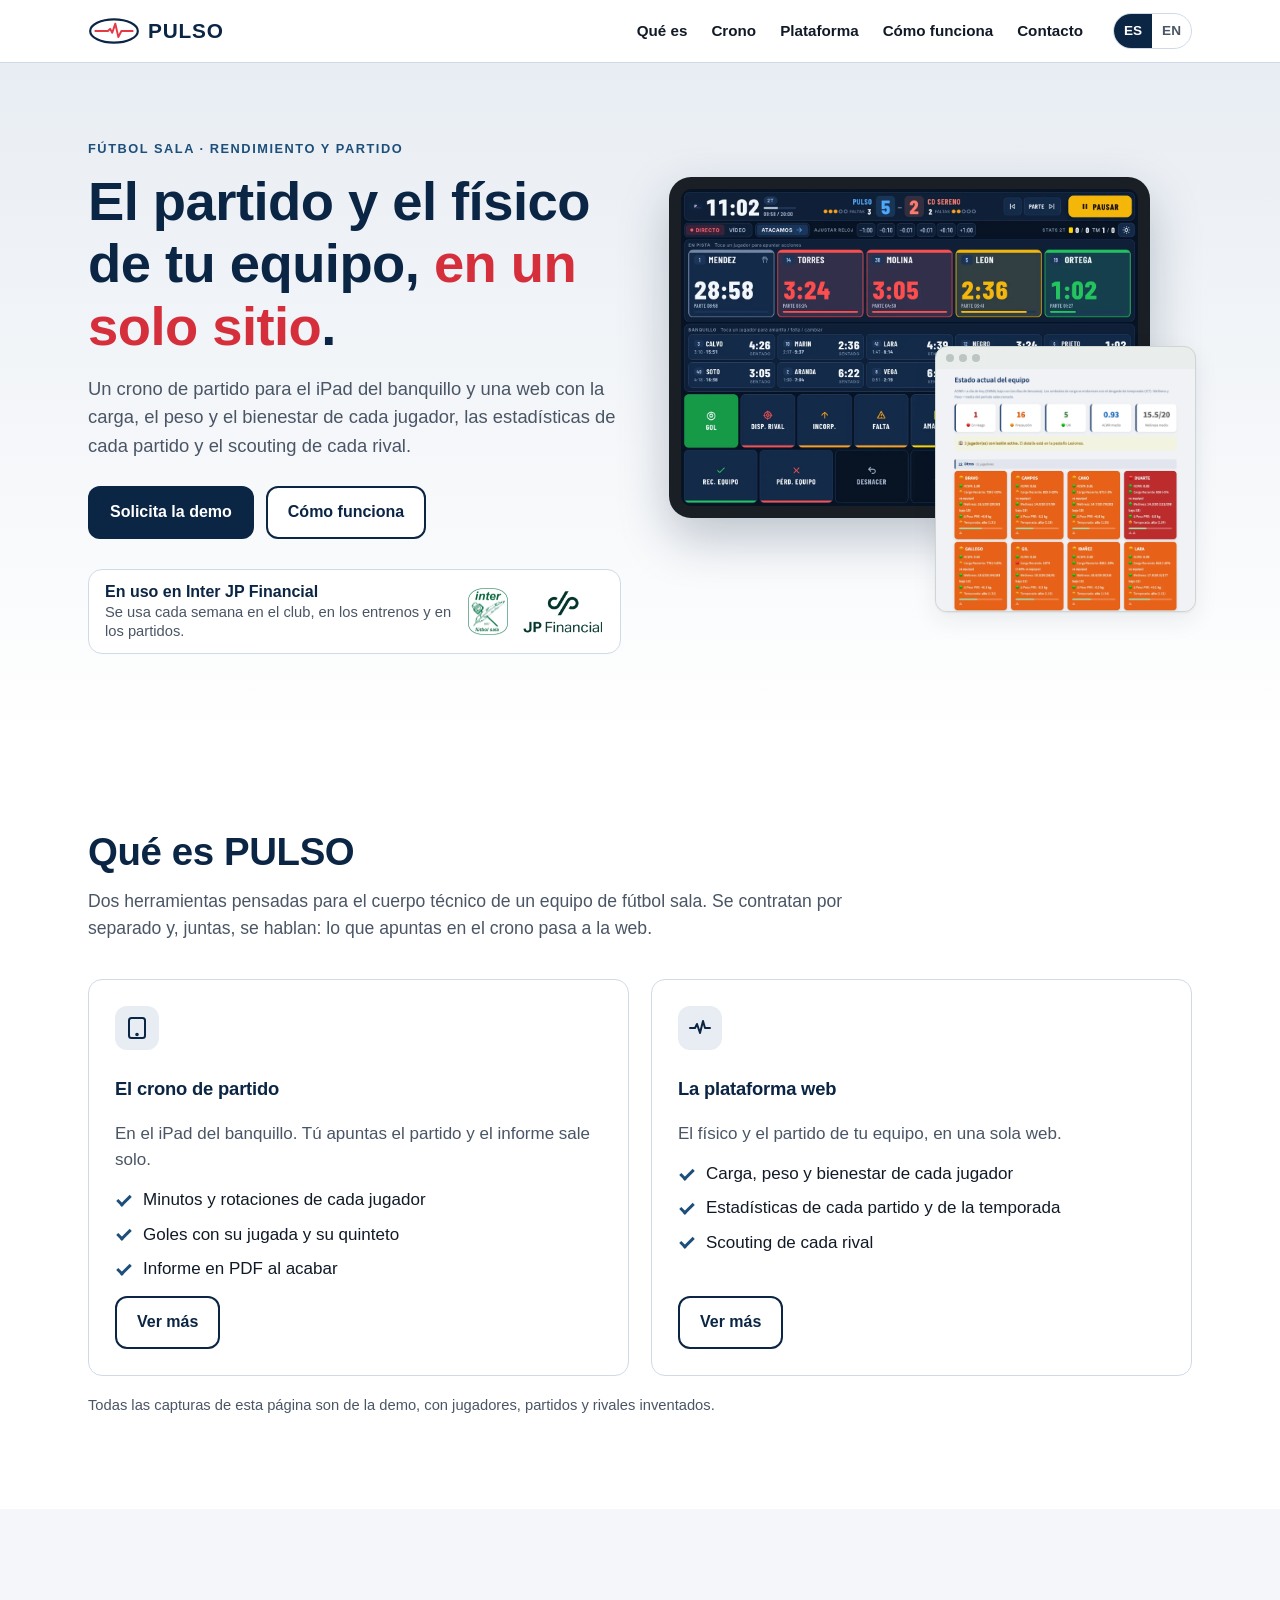
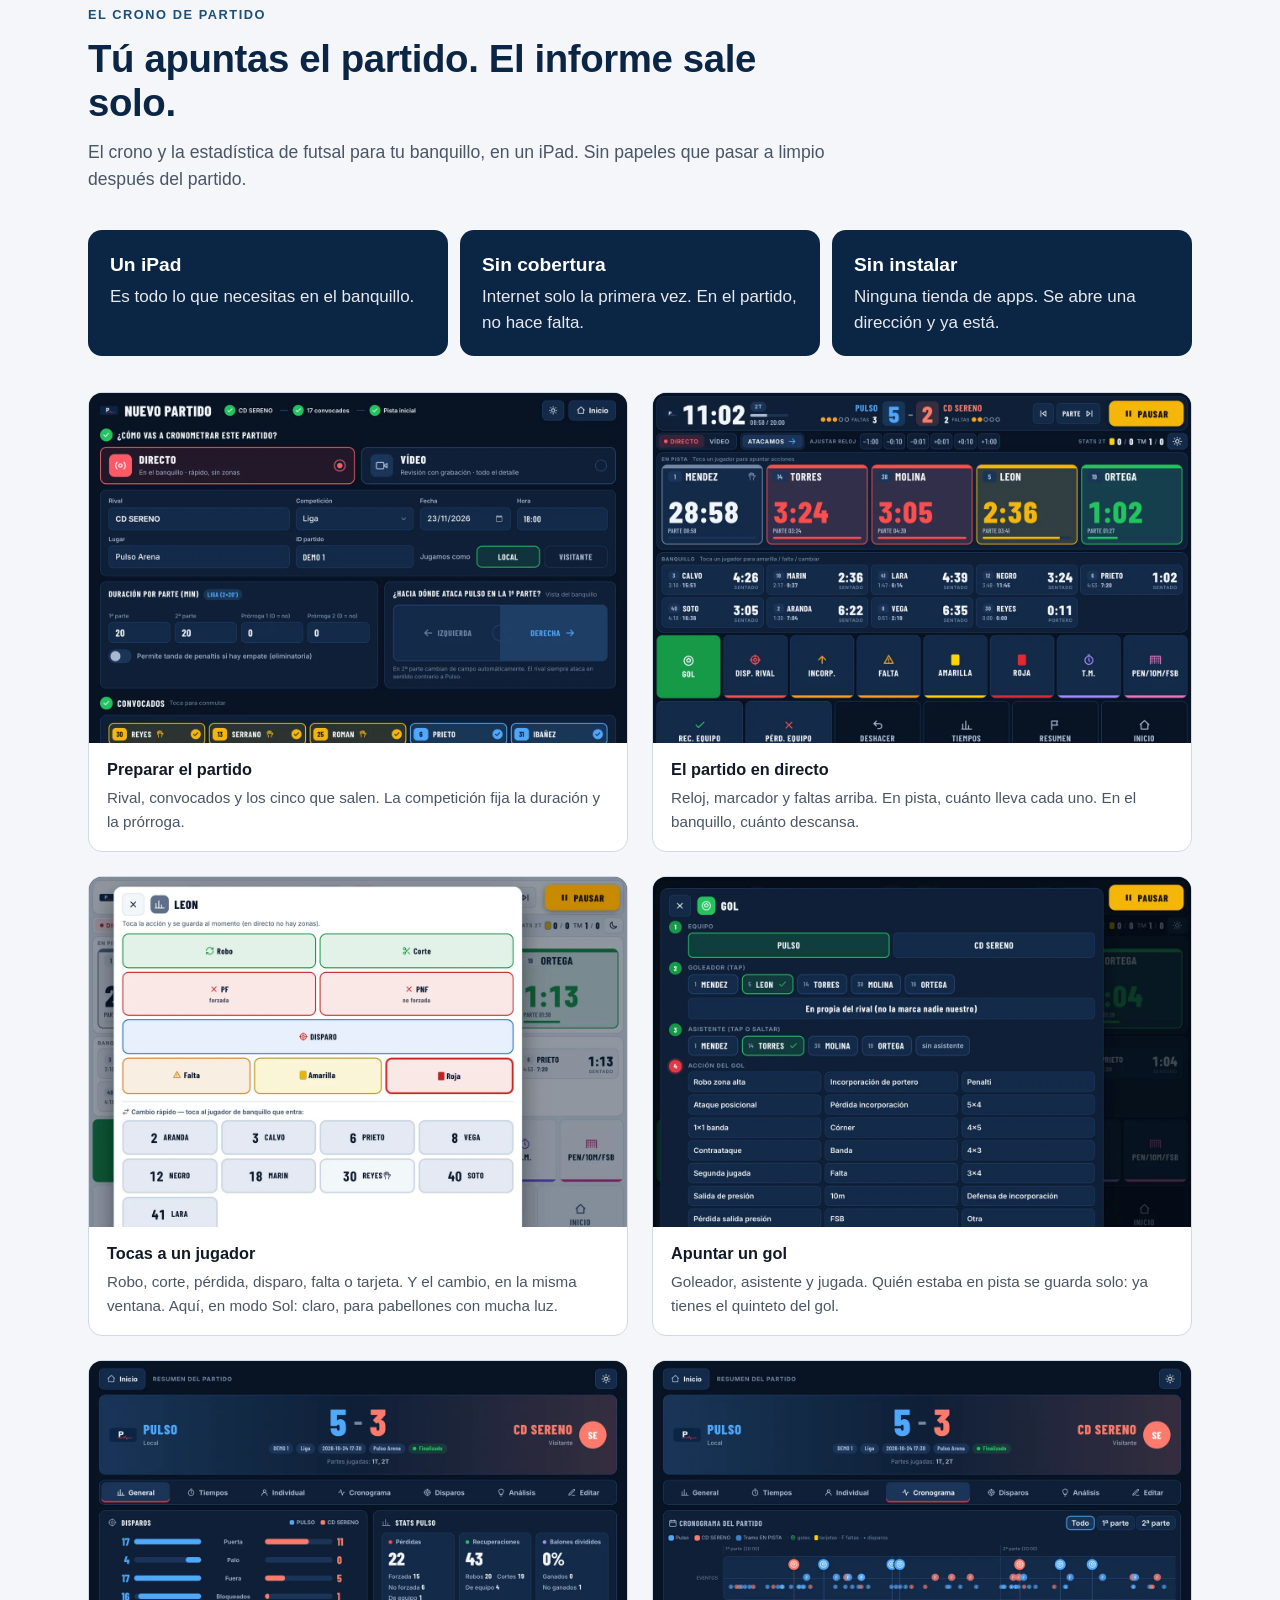
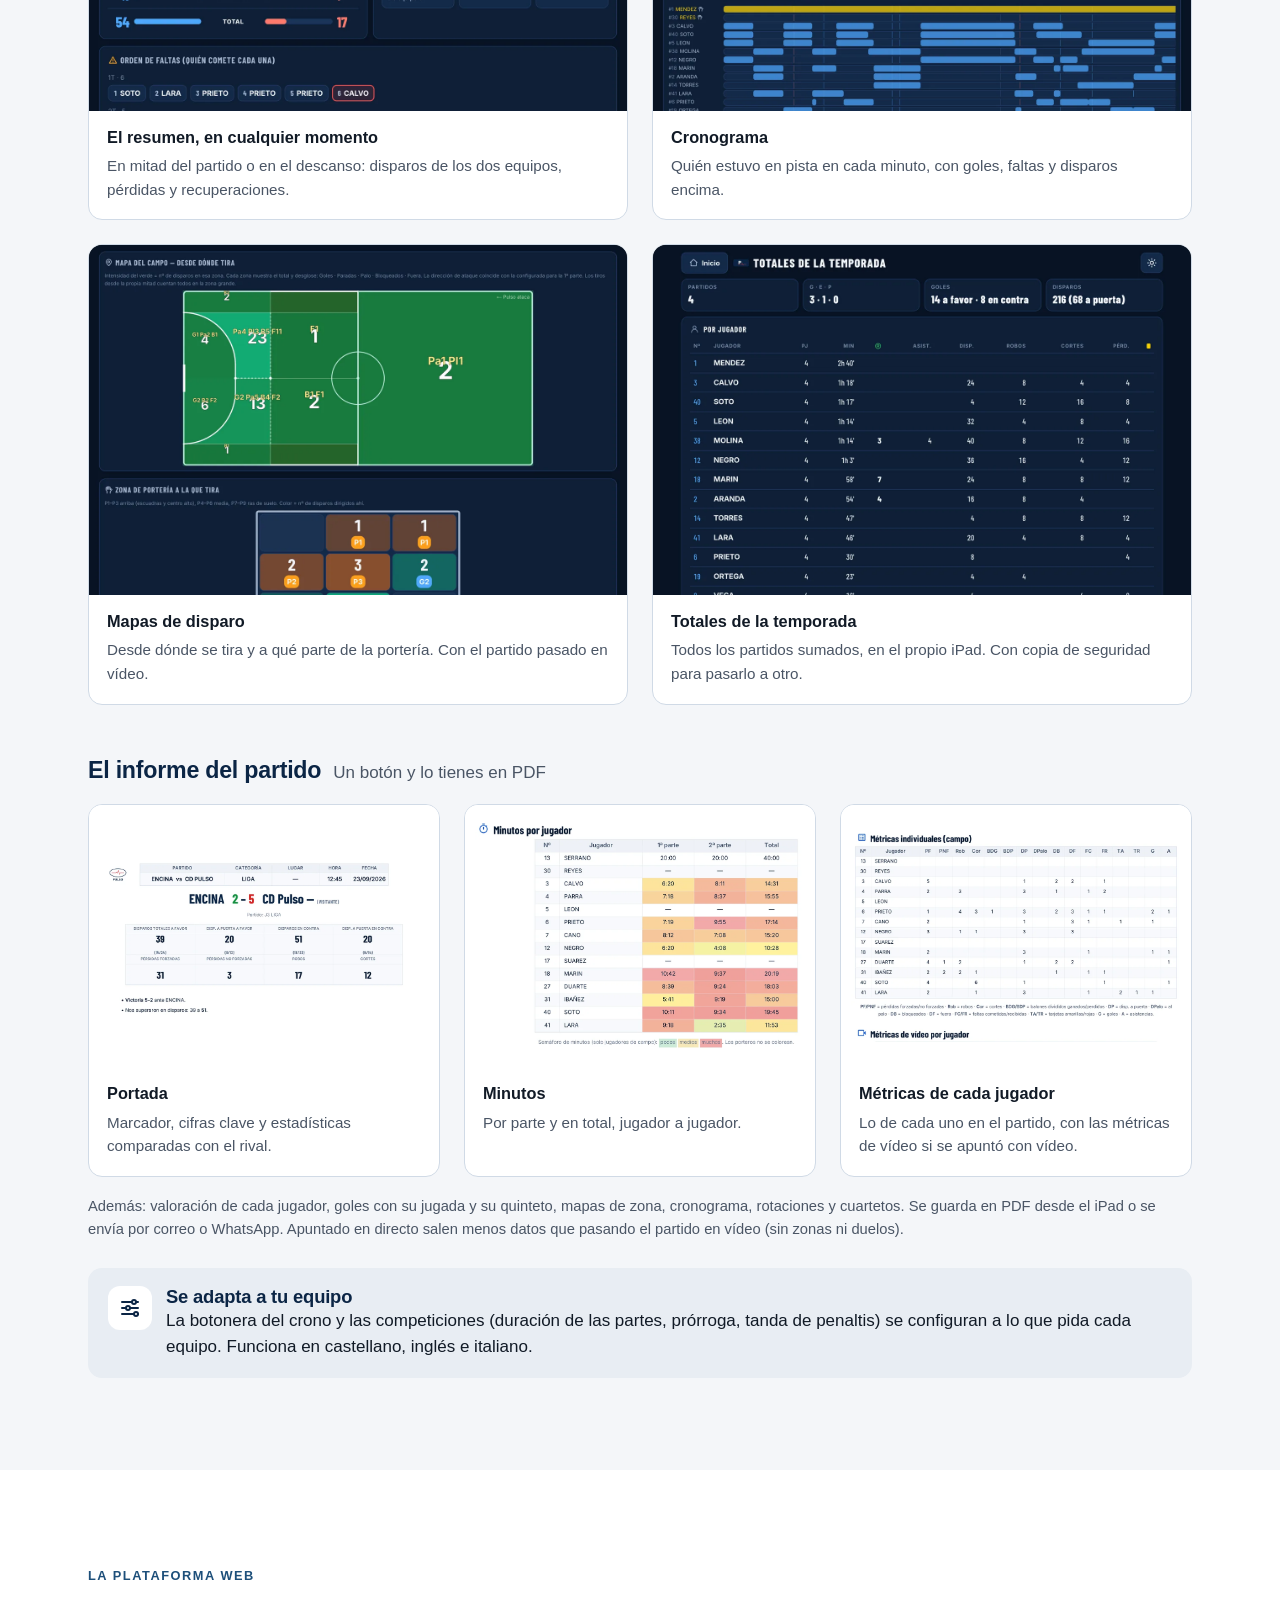
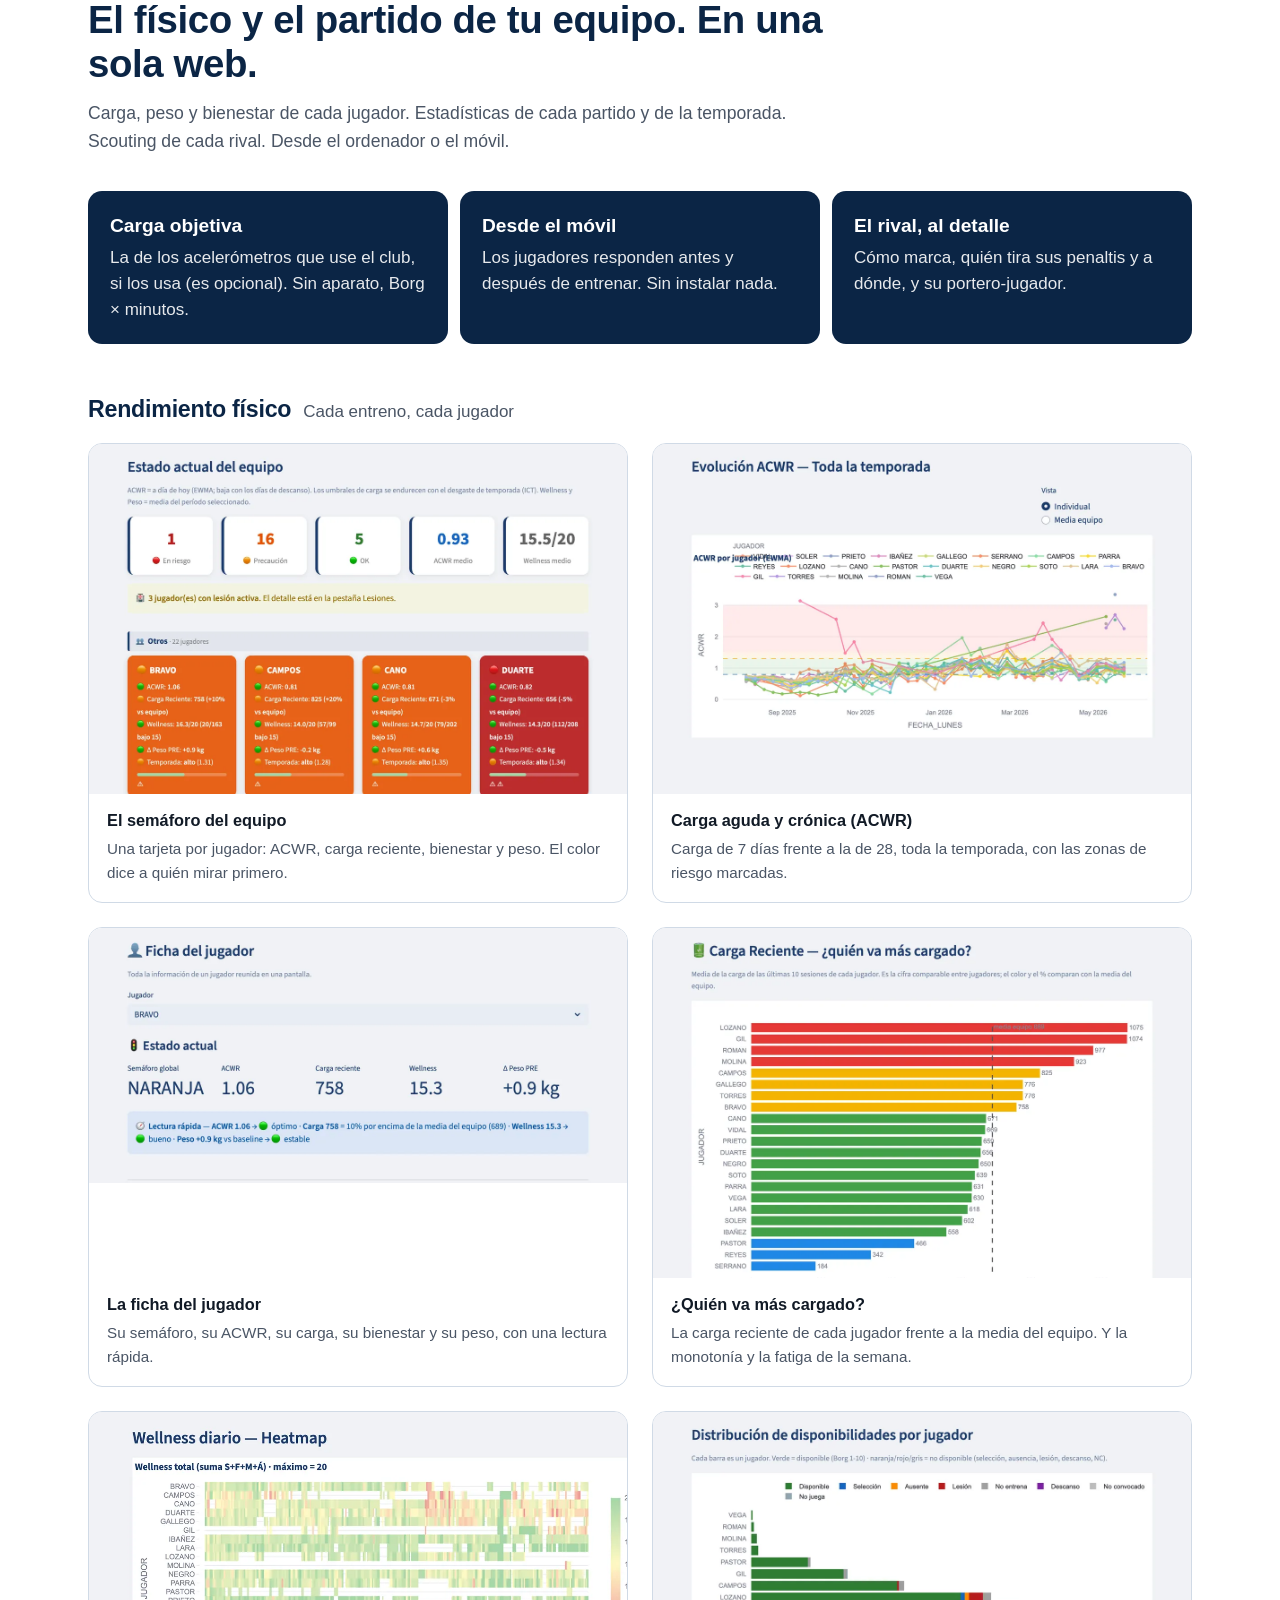
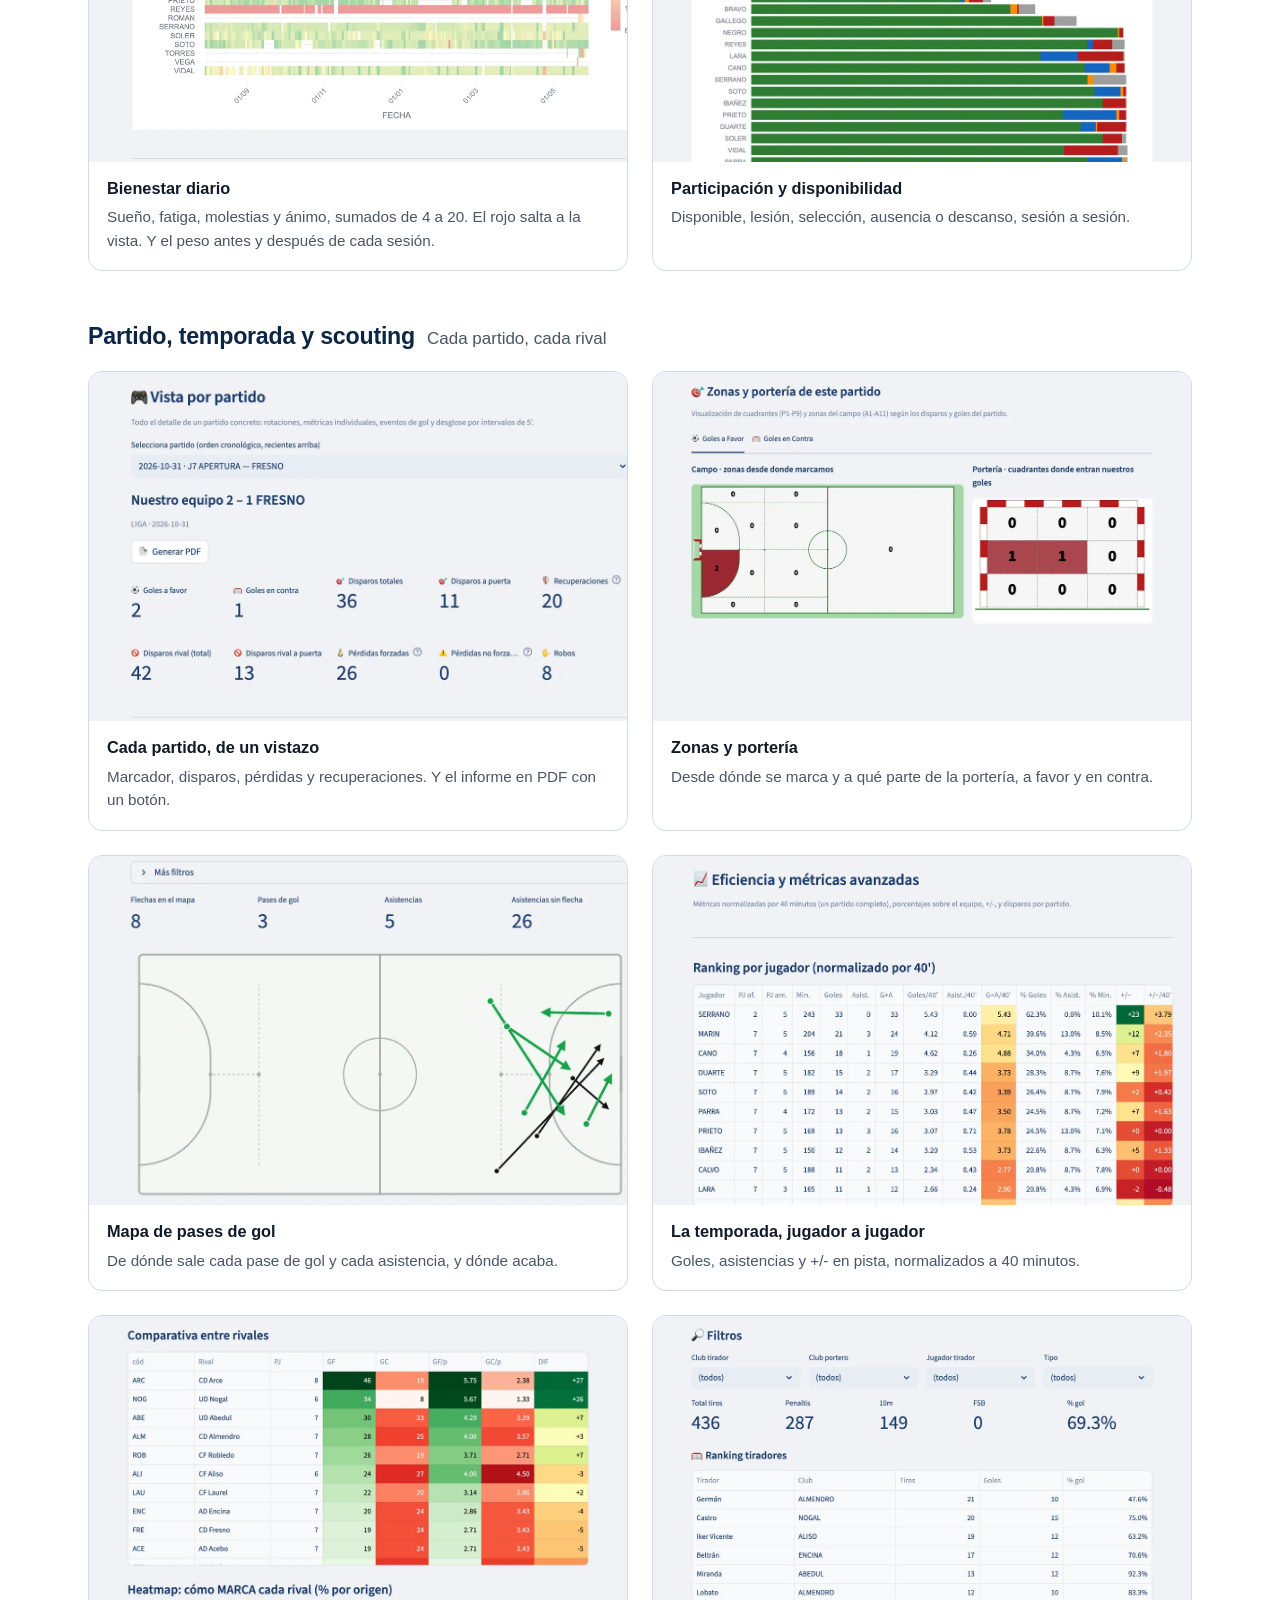
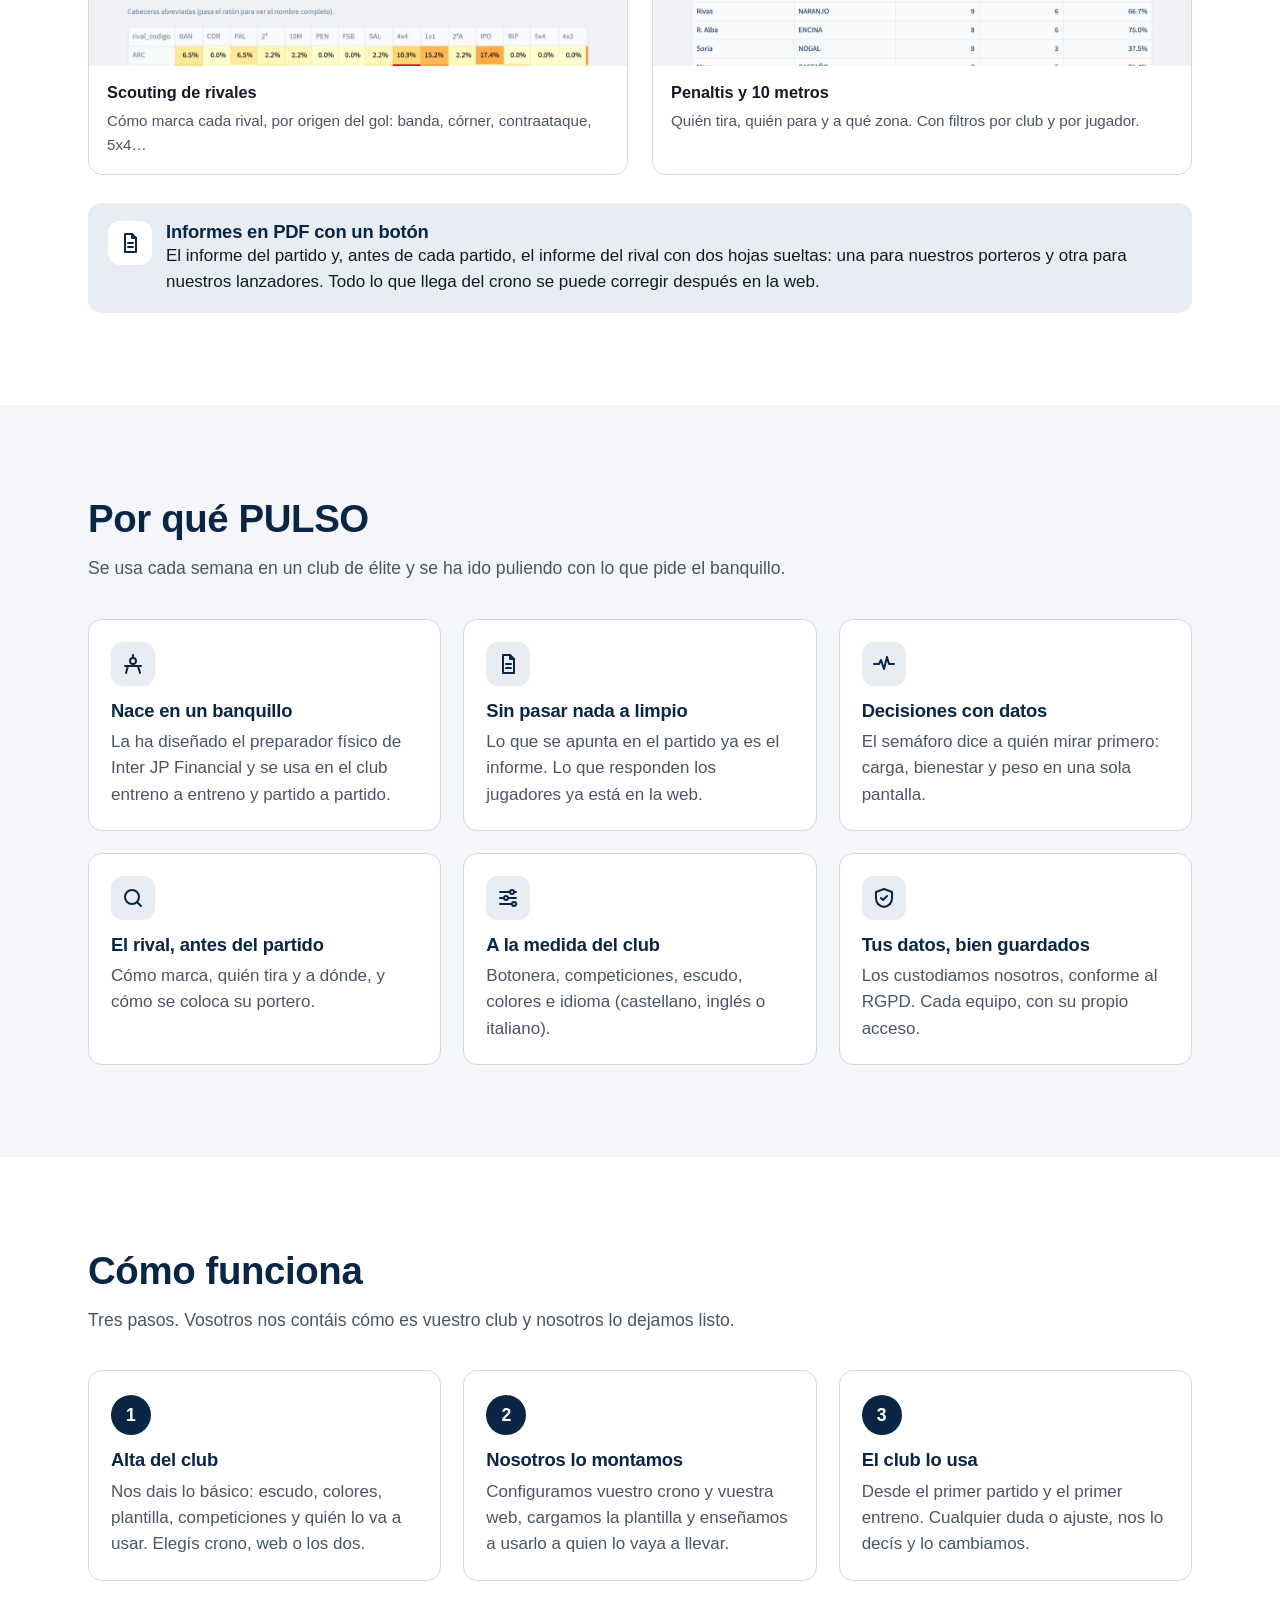
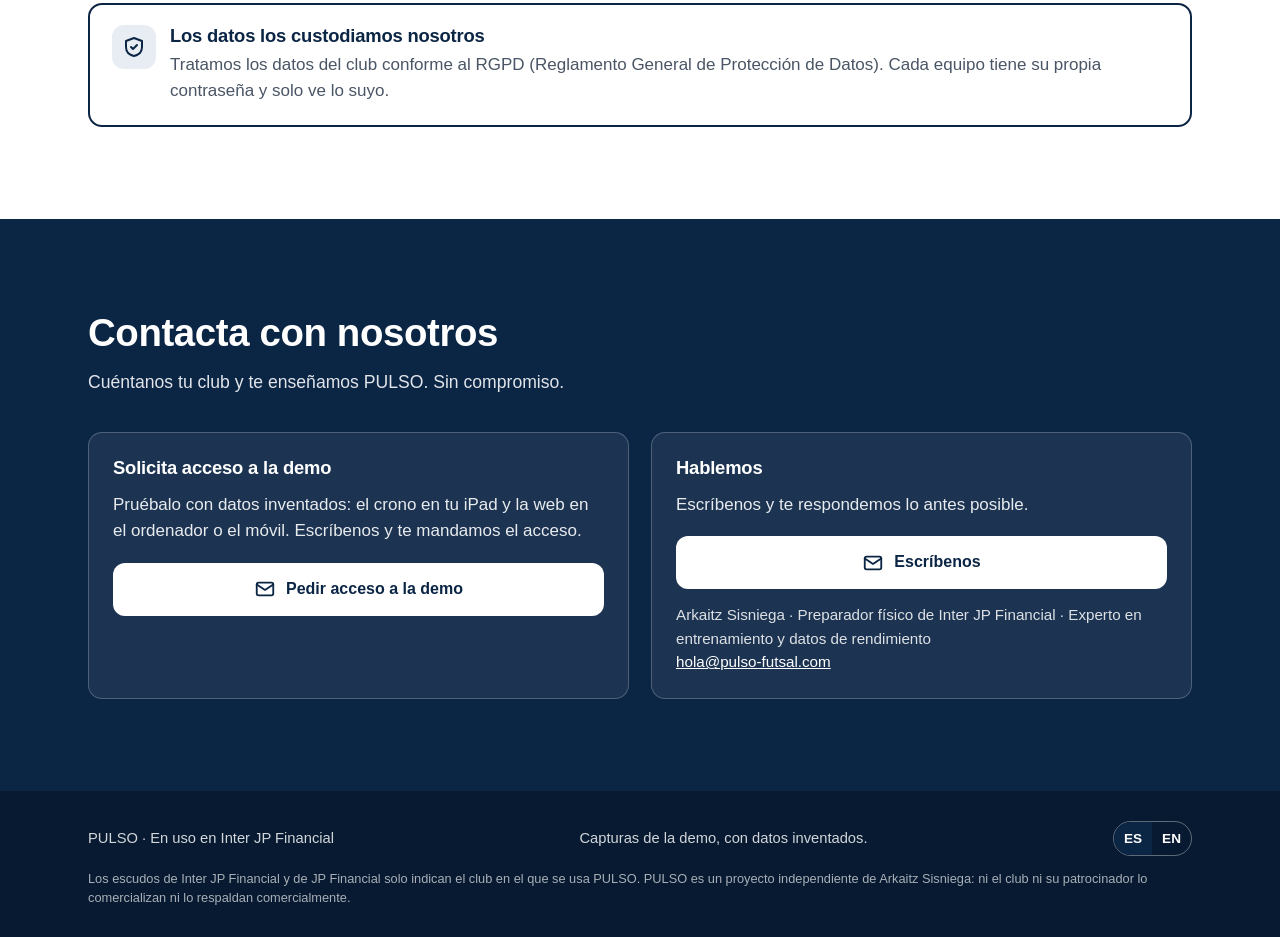
<file: index.html>
<!doctype html>
<html lang="es">
<head>
<meta charset="utf-8">
<meta name="viewport" content="width=device-width, initial-scale=1">
<title>PULSO · Crono de partido y plataforma de rendimiento para fútbol sala</title>
<meta name="description" content="PULSO: el crono de partido para el iPad y la web de rendimiento físico, partido y scouting. Usada en Inter JP Financial.">
<link rel="canonical" href="https://pulso-futsal.com/">
<link rel="alternate" hreflang="es" href="https://pulso-futsal.com/">
<link rel="alternate" hreflang="en" href="https://pulso-futsal.com/en/">
<link rel="alternate" hreflang="x-default" href="https://pulso-futsal.com/">
<meta name="theme-color" content="#0b2545">
<meta property="og:type" content="website">
<meta property="og:title" content="PULSO · Crono de partido y plataforma de rendimiento para fútbol sala">
<meta property="og:description" content="PULSO: el crono de partido para el iPad y la web de rendimiento físico, partido y scouting. Usada en Inter JP Financial.">
<meta property="og:url" content="https://pulso-futsal.com/">
<meta property="og:image" content="https://pulso-futsal.com/img/es/crono_03_directo.webp">
<link rel="icon" href="favicon.svg" type="image/svg+xml">
<link rel="apple-touch-icon" href="apple-touch-icon.png">
<link rel="stylesheet" href="styles.css">
</head>
<body>
<a class="salto" href="#contenido">Saltar al contenido</a>
<header class="cabecera">
  <div class="envoltura">
    <a class="marca" href="#inicio" aria-label="PULSO"><svg viewBox="0 0 120 64" aria-hidden="true" focusable="false"><ellipse cx="60" cy="32" rx="55" ry="27" fill="none" stroke="#0b2545" stroke-width="5"/><polyline points="17,32 46,32 51,27 56,36 63,15 70,46 77,32 103,32" fill="none" stroke="#e63946" stroke-width="4.5" stroke-linecap="round" stroke-linejoin="round"/></svg><span>PULSO</span></a>
    <nav class="nav" aria-label="Menú"><a href="#que-es">Qué es</a><a href="#crono">Crono</a><a href="#plataforma">Plataforma</a><a href="#como-funciona">Cómo funciona</a><a href="#contacto">Contacto</a></nav>
    <div class="acciones-cab">
      <div class="idioma" role="group" aria-label="Idioma / Language"><span aria-current="true" lang="es">ES</span><a href="en/index.html" lang="en" hreflang="en">EN</a></div>
      <details class="menu"><summary>Menú</summary><nav aria-label="Menú"><a href="#que-es">Qué es</a><a href="#crono">Crono</a><a href="#plataforma">Plataforma</a><a href="#como-funciona">Cómo funciona</a><a href="#contacto">Contacto</a></nav></details>
    </div>
  </div>
</header>

<main id="contenido">
<section class="portada" id="inicio">
  <div class="envoltura">
    <div>
      <span class="etiqueta">Fútbol sala · rendimiento y partido</span>
      <h1>El partido y el físico de tu equipo, <em>en un solo sitio</em>.</h1>
      <p class="entradilla">Un crono de partido para el iPad del banquillo y una web con la carga, el peso y el bienestar de cada jugador, las estadísticas de cada partido y el scouting de cada rival.</p>
      <div class="botones">
        <a class="boton boton-1" href="#contacto">Solicita la demo</a>
        <a class="boton boton-2" href="#como-funciona">Cómo funciona</a>
      </div>
      <div class="aval">
        <p><strong>En uso en Inter JP Financial</strong>Se usa cada semana en el club, en los entrenos y en los partidos.</p>
        <div class="aval-logos"><img src="img/inter.webp" width="160" height="189" alt="Escudo de Inter fútbol sala" loading="lazy" decoding="async" class="inter"><img src="img/jp_financial.webp" width="260" height="145" alt="Logo de JP Financial" loading="lazy" decoding="async" class="jp"></div>
      </div>
    </div>
    <div class="escena">
      <div class="marco-ipad"><img src="img/es/crono_03_directo.webp" width="1280" height="889" alt="El crono de PULSO en un iPad durante un partido: reloj, marcador y minutos de cada jugador en pista" fetchpriority="high"></div>
      <div class="marco-web"><div class="barra"><i></i><i></i><i></i></div><img src="img/es/web_01_semaforo.webp" width="1200" height="1119" alt="Semáforo del equipo en la web de PULSO" fetchpriority="high"></div>
    </div>
  </div>
</section>

<section class="seccion" id="que-es">
  <div class="envoltura">
    <div class="cabeza"><h2>Qué es PULSO</h2><p>Dos herramientas pensadas para el cuerpo técnico de un equipo de fútbol sala. Se contratan por separado y, juntas, se hablan: lo que apuntas en el crono pasa a la web.</p></div>
    <div class="rejilla dos">
      <div class="tarjeta producto"><div class="icono"><svg viewBox="0 0 24 24" fill="none" stroke="currentColor" stroke-width="2" stroke-linecap="round" stroke-linejoin="round" aria-hidden="true" focusable="false"><rect x="4" y="2" width="16" height="20" rx="2.5"/><circle cx="12" cy="18.5" r=".8"/></svg></div><h3>El crono de partido</h3><p>En el iPad del banquillo. Tú apuntas el partido y el informe sale solo.</p><ul><li>Minutos y rotaciones de cada jugador</li><li>Goles con su jugada y su quinteto</li><li>Informe en PDF al acabar</li></ul><a class="boton boton-2" href="#crono">Ver más</a></div>
      <div class="tarjeta producto"><div class="icono"><svg viewBox="0 0 24 24" fill="none" stroke="currentColor" stroke-width="2" stroke-linecap="round" stroke-linejoin="round" aria-hidden="true" focusable="false"><path d="M2 12h5l2-4 3 9 3-12 2 7h5"/></svg></div><h3>La plataforma web</h3><p>El físico y el partido de tu equipo, en una sola web.</p><ul><li>Carga, peso y bienestar de cada jugador</li><li>Estadísticas de cada partido y de la temporada</li><li>Scouting de cada rival</li></ul><a class="boton boton-2" href="#plataforma">Ver más</a></div>
    </div>
    <p class="nota">Todas las capturas de esta página son de la demo, con jugadores, partidos y rivales inventados.</p>
  </div>
</section>

<section class="seccion alterna" id="crono">
  <div class="envoltura">
    <div class="cabeza"><span class="etiqueta">El crono de partido</span><h2>Tú apuntas el partido. El informe sale solo.</h2><p>El crono y la estadística de futsal para tu banquillo, en un iPad. Sin papeles que pasar a limpio después del partido.</p></div>
    <div class="ventajas"><div class="ventaja"><strong>Un iPad</strong><span>Es todo lo que necesitas en el banquillo.</span></div><div class="ventaja"><strong>Sin cobertura</strong><span>Internet solo la primera vez. En el partido, no hace falta.</span></div><div class="ventaja"><strong>Sin instalar</strong><span>Ninguna tienda de apps. Se abre una dirección y ya está.</span></div></div>
    <p class="desliza" aria-hidden="true">Desliza para ver más →</p><div class="capturas"><figure class="oscura"><a href="img/es/crono_02_nuevo.webp" target="_blank" rel="noopener" aria-label="Preparar el partido (se abre a tamaño completo)"><img src="img/es/crono_02_nuevo.webp" width="1280" height="889" alt="Preparar el partido. Rival, convocados y los cinco que salen. La competición fija la duración y la prórroga." loading="lazy" decoding="async"></a><figcaption><strong>Preparar el partido</strong><span>Rival, convocados y los cinco que salen. La competición fija la duración y la prórroga.</span></figcaption></figure><figure class="oscura"><a href="img/es/crono_03_directo.webp" target="_blank" rel="noopener" aria-label="El partido en directo (se abre a tamaño completo)"><img src="img/es/crono_03_directo.webp" width="1280" height="889" alt="El partido en directo. Reloj, marcador y faltas arriba. En pista, cuánto lleva cada uno. En el banquillo, cuánto descansa." loading="lazy" decoding="async"></a><figcaption><strong>El partido en directo</strong><span>Reloj, marcador y faltas arriba. En pista, cuánto lleva cada uno. En el banquillo, cuánto descansa.</span></figcaption></figure><figure class="oscura"><a href="img/es/crono_05_jugador.webp" target="_blank" rel="noopener" aria-label="Tocas a un jugador (se abre a tamaño completo)"><img src="img/es/crono_05_jugador.webp" width="1280" height="889" alt="Tocas a un jugador. Robo, corte, pérdida, disparo, falta o tarjeta. Y el cambio, en la misma ventana. Aquí, en modo Sol: claro, para pabellones con mucha luz." loading="lazy" decoding="async"></a><figcaption><strong>Tocas a un jugador</strong><span>Robo, corte, pérdida, disparo, falta o tarjeta. Y el cambio, en la misma ventana. Aquí, en modo Sol: claro, para pabellones con mucha luz.</span></figcaption></figure><figure class="oscura"><a href="img/es/crono_04_gol.webp" target="_blank" rel="noopener" aria-label="Apuntar un gol (se abre a tamaño completo)"><img src="img/es/crono_04_gol.webp" width="1280" height="889" alt="Apuntar un gol. Goleador, asistente y jugada. Quién estaba en pista se guarda solo: ya tienes el quinteto del gol." loading="lazy" decoding="async"></a><figcaption><strong>Apuntar un gol</strong><span>Goleador, asistente y jugada. Quién estaba en pista se guarda solo: ya tienes el quinteto del gol.</span></figcaption></figure><figure class="oscura"><a href="img/es/crono_06_resumen.webp" target="_blank" rel="noopener" aria-label="El resumen, en cualquier momento (se abre a tamaño completo)"><img src="img/es/crono_06_resumen.webp" width="1280" height="889" alt="El resumen, en cualquier momento. En mitad del partido o en el descanso: disparos de los dos equipos, pérdidas y recuperaciones." loading="lazy" decoding="async"></a><figcaption><strong>El resumen, en cualquier momento</strong><span>En mitad del partido o en el descanso: disparos de los dos equipos, pérdidas y recuperaciones.</span></figcaption></figure><figure class="oscura"><a href="img/es/crono_09_cronograma.webp" target="_blank" rel="noopener" aria-label="Cronograma (se abre a tamaño completo)"><img src="img/es/crono_09_cronograma.webp" width="1280" height="889" alt="Cronograma. Quién estuvo en pista en cada minuto, con goles, faltas y disparos encima." loading="lazy" decoding="async"></a><figcaption><strong>Cronograma</strong><span>Quién estuvo en pista en cada minuto, con goles, faltas y disparos encima.</span></figcaption></figure><figure class="oscura"><a href="img/es/crono_10_disparos_mapa.webp" target="_blank" rel="noopener" aria-label="Mapas de disparo (se abre a tamaño completo)"><img src="img/es/crono_10_disparos_mapa.webp" width="1280" height="889" alt="Mapas de disparo. Desde dónde se tira y a qué parte de la portería. Con el partido pasado en vídeo." loading="lazy" decoding="async"></a><figcaption><strong>Mapas de disparo</strong><span>Desde dónde se tira y a qué parte de la portería. Con el partido pasado en vídeo.</span></figcaption></figure><figure class="oscura"><a href="img/es/crono_13_totales.webp" target="_blank" rel="noopener" aria-label="Totales de la temporada (se abre a tamaño completo)"><img src="img/es/crono_13_totales.webp" width="1280" height="889" alt="Totales de la temporada. Todos los partidos sumados, en el propio iPad. Con copia de seguridad para pasarlo a otro." loading="lazy" decoding="async"></a><figcaption><strong>Totales de la temporada</strong><span>Todos los partidos sumados, en el propio iPad. Con copia de seguridad para pasarlo a otro.</span></figcaption></figure></div>
    <div class="subtitulo"><h3>El informe del partido</h3><span>Un botón y lo tienes en PDF</span></div>
    <p class="desliza" aria-hidden="true">Desliza para ver más →</p><div class="capturas tres"><figure class="doc"><a href="img/informe_p1.webp" target="_blank" rel="noopener" aria-label="Portada (se abre a tamaño completo)"><img src="img/informe_p1.webp" width="1000" height="505" alt="Portada. Marcador, cifras clave y estadísticas comparadas con el rival." loading="lazy" decoding="async"></a><figcaption><strong>Portada</strong><span>Marcador, cifras clave y estadísticas comparadas con el rival.</span></figcaption></figure><figure class="doc"><a href="img/informe_p2.webp" target="_blank" rel="noopener" aria-label="Minutos (se abre a tamaño completo)"><img src="img/informe_p2.webp" width="971" height="694" alt="Minutos. Por parte y en total, jugador a jugador." loading="lazy" decoding="async"></a><figcaption><strong>Minutos</strong><span>Por parte y en total, jugador a jugador.</span></figcaption></figure><figure class="doc"><a href="img/informe_p3.webp" target="_blank" rel="noopener" aria-label="Métricas de cada jugador (se abre a tamaño completo)"><img src="img/informe_p3.webp" width="1000" height="639" alt="Métricas de cada jugador. Lo de cada uno en el partido, con las métricas de vídeo si se apuntó con vídeo." loading="lazy" decoding="async"></a><figcaption><strong>Métricas de cada jugador</strong><span>Lo de cada uno en el partido, con las métricas de vídeo si se apuntó con vídeo.</span></figcaption></figure></div>
    <p class="nota">Además: valoración de cada jugador, goles con su jugada y su quinteto, mapas de zona, cronograma, rotaciones y cuartetos. Se guarda en PDF desde el iPad o se envía por correo o WhatsApp. Apuntado en directo salen menos datos que pasando el partido en vídeo (sin zonas ni duelos).</p>
    <div class="aviso-adapta"><div class="icono"><svg viewBox="0 0 24 24" fill="none" stroke="currentColor" stroke-width="2" stroke-linecap="round" stroke-linejoin="round" aria-hidden="true" focusable="false"><path d="M4 6h10M18 6h2M4 12h4M12 12h8M4 18h12M20 18h0"/><circle cx="16" cy="6" r="2"/><circle cx="10" cy="12" r="2"/><circle cx="18" cy="18" r="2"/></svg></div><div><h3>Se adapta a tu equipo</h3><p>La botonera del crono y las competiciones (duración de las partes, prórroga, tanda de penaltis) se configuran a lo que pida cada equipo. Funciona en castellano, inglés e italiano.</p></div></div>
  </div>
</section>

<section class="seccion" id="plataforma">
  <div class="envoltura">
    <div class="cabeza"><span class="etiqueta">La plataforma web</span><h2>El físico y el partido de tu equipo. En una sola web.</h2><p>Carga, peso y bienestar de cada jugador. Estadísticas de cada partido y de la temporada. Scouting de cada rival. Desde el ordenador o el móvil.</p></div>
    <div class="ventajas"><div class="ventaja"><strong>Carga objetiva</strong><span>La de los acelerómetros que use el club, si los usa (es opcional). Sin aparato, Borg × minutos.</span></div><div class="ventaja"><strong>Desde el móvil</strong><span>Los jugadores responden antes y después de entrenar. Sin instalar nada.</span></div><div class="ventaja"><strong>El rival, al detalle</strong><span>Cómo marca, quién tira sus penaltis y a dónde, y su portero-jugador.</span></div></div>
    <div class="subtitulo"><h3>Rendimiento físico</h3><span>Cada entreno, cada jugador</span></div>
    <p class="desliza" aria-hidden="true">Desliza para ver más →</p><div class="capturas"><figure class=""><a href="img/es/web_01_semaforo.webp" target="_blank" rel="noopener" aria-label="El semáforo del equipo (se abre a tamaño completo)"><img src="img/es/web_01_semaforo.webp" width="1200" height="1119" alt="El semáforo del equipo. Una tarjeta por jugador: ACWR, carga reciente, bienestar y peso. El color dice a quién mirar primero." loading="lazy" decoding="async"></a><figcaption><strong>El semáforo del equipo</strong><span>Una tarjeta por jugador: ACWR, carga reciente, bienestar y peso. El color dice a quién mirar primero.</span></figcaption></figure><figure class=""><a href="img/es/web_02_acwr.webp" target="_blank" rel="noopener" aria-label="Carga aguda y crónica (ACWR) (se abre a tamaño completo)"><img src="img/es/web_02_acwr.webp" width="1200" height="893" alt="Carga aguda y crónica (ACWR). Carga de 7 días frente a la de 28, toda la temporada, con las zonas de riesgo marcadas." loading="lazy" decoding="async"></a><figcaption><strong>Carga aguda y crónica (ACWR)</strong><span>Carga de 7 días frente a la de 28, toda la temporada, con las zonas de riesgo marcadas.</span></figcaption></figure><figure class="ancha"><a href="img/es/web_03_ficha.webp" target="_blank" rel="noopener" aria-label="La ficha del jugador (se abre a tamaño completo)"><img src="img/es/web_03_ficha.webp" width="1200" height="568" alt="La ficha del jugador. Su semáforo, su ACWR, su carga, su bienestar y su peso, con una lectura rápida." loading="lazy" decoding="async"></a><figcaption><strong>La ficha del jugador</strong><span>Su semáforo, su ACWR, su carga, su bienestar y su peso, con una lectura rápida.</span></figcaption></figure><figure class=""><a href="img/es/web_05_carga_reciente.webp" target="_blank" rel="noopener" aria-label="¿Quién va más cargado? (se abre a tamaño completo)"><img src="img/es/web_05_carga_reciente.webp" width="1200" height="952" alt="¿Quién va más cargado?. La carga reciente de cada jugador frente a la media del equipo. Y la monotonía y la fatiga de la semana." loading="lazy" decoding="async"></a><figcaption><strong>¿Quién va más cargado?</strong><span>La carga reciente de cada jugador frente a la media del equipo. Y la monotonía y la fatiga de la semana.</span></figcaption></figure><figure class=""><a href="img/es/web_11_well_heatmap.webp" target="_blank" rel="noopener" aria-label="Bienestar diario (se abre a tamaño completo)"><img src="img/es/web_11_well_heatmap.webp" width="1200" height="690" alt="Bienestar diario. Sueño, fatiga, molestias y ánimo, sumados de 4 a 20. El rojo salta a la vista. Y el peso antes y después de cada sesión." loading="lazy" decoding="async"></a><figcaption><strong>Bienestar diario</strong><span>Sueño, fatiga, molestias y ánimo, sumados de 4 a 20. El rojo salta a la vista. Y el peso antes y después de cada sesión.</span></figcaption></figure><figure class=""><a href="img/es/web_14_disponibilidad.webp" target="_blank" rel="noopener" aria-label="Participación y disponibilidad (se abre a tamaño completo)"><img src="img/es/web_14_disponibilidad.webp" width="1200" height="1107" alt="Participación y disponibilidad. Disponible, lesión, selección, ausencia o descanso, sesión a sesión." loading="lazy" decoding="async"></a><figcaption><strong>Participación y disponibilidad</strong><span>Disponible, lesión, selección, ausencia o descanso, sesión a sesión.</span></figcaption></figure></div>
    <div class="subtitulo"><h3>Partido, temporada y scouting</h3><span>Cada partido, cada rival</span></div>
    <p class="desliza" aria-hidden="true">Desliza para ver más →</p><div class="capturas"><figure class=""><a href="img/es/web_20_partido.webp" target="_blank" rel="noopener" aria-label="Cada partido, de un vistazo (se abre a tamaño completo)"><img src="img/es/web_20_partido.webp" width="1200" height="714" alt="Cada partido, de un vistazo. Marcador, disparos, pérdidas y recuperaciones. Y el informe en PDF con un botón." loading="lazy" decoding="async"></a><figcaption><strong>Cada partido, de un vistazo</strong><span>Marcador, disparos, pérdidas y recuperaciones. Y el informe en PDF con un botón.</span></figcaption></figure><figure class=""><a href="img/es/web_24_zonas_partido.webp" target="_blank" rel="noopener" aria-label="Zonas y portería (se abre a tamaño completo)"><img src="img/es/web_24_zonas_partido.webp" width="1200" height="799" alt="Zonas y portería. Desde dónde se marca y a qué parte de la portería, a favor y en contra." loading="lazy" decoding="async"></a><figcaption><strong>Zonas y portería</strong><span>Desde dónde se marca y a qué parte de la portería, a favor y en contra.</span></figcaption></figure><figure class=""><a href="img/es/web_30_pases.webp" target="_blank" rel="noopener" aria-label="Mapa de pases de gol (se abre a tamaño completo)"><img src="img/es/web_30_pases.webp" width="1200" height="721" alt="Mapa de pases de gol. De dónde sale cada pase de gol y cada asistencia, y dónde acaba." loading="lazy" decoding="async"></a><figcaption><strong>Mapa de pases de gol</strong><span>De dónde sale cada pase de gol y cada asistencia, y dónde acaba.</span></figcaption></figure><figure class=""><a href="img/es/web_25_eficiencia.webp" target="_blank" rel="noopener" aria-label="La temporada, jugador a jugador (se abre a tamaño completo)"><img src="img/es/web_25_eficiencia.webp" width="1200" height="749" alt="La temporada, jugador a jugador. Goles, asistencias y +/- en pista, normalizados a 40 minutos." loading="lazy" decoding="async"></a><figcaption><strong>La temporada, jugador a jugador</strong><span>Goles, asistencias y +/- en pista, normalizados a 40 minutos.</span></figcaption></figure><figure class=""><a href="img/es/web_40_scout_comparativa.webp" target="_blank" rel="noopener" aria-label="Scouting de rivales (se abre a tamaño completo)"><img src="img/es/web_40_scout_comparativa.webp" width="1200" height="1165" alt="Scouting de rivales. Cómo marca cada rival, por origen del gol: banda, córner, contraataque, 5x4…" loading="lazy" decoding="async"></a><figcaption><strong>Scouting de rivales</strong><span>Cómo marca cada rival, por origen del gol: banda, córner, contraataque, 5x4…</span></figcaption></figure><figure class=""><a href="img/es/web_44_pen_equipo.webp" target="_blank" rel="noopener" aria-label="Penaltis y 10 metros (se abre a tamaño completo)"><img src="img/es/web_44_pen_equipo.webp" width="1200" height="1405" alt="Penaltis y 10 metros. Quién tira, quién para y a qué zona. Con filtros por club y por jugador." loading="lazy" decoding="async"></a><figcaption><strong>Penaltis y 10 metros</strong><span>Quién tira, quién para y a qué zona. Con filtros por club y por jugador.</span></figcaption></figure></div>
    <div class="aviso-adapta"><div class="icono"><svg viewBox="0 0 24 24" fill="none" stroke="currentColor" stroke-width="2" stroke-linecap="round" stroke-linejoin="round" aria-hidden="true" focusable="false"><path d="M7 3h7l4 4v14H7z"/><path d="M14 3v4h4M10 12h5M10 16h5"/></svg></div><div><h3>Informes en PDF con un botón</h3><p>El informe del partido y, antes de cada partido, el informe del rival con dos hojas sueltas: una para nuestros porteros y otra para nuestros lanzadores. Todo lo que llega del crono se puede corregir después en la web.</p></div></div>
  </div>
</section>

<section class="seccion alterna" id="por-que">
  <div class="envoltura">
    <div class="cabeza"><h2>Por qué PULSO</h2><p>Se usa cada semana en un club de élite y se ha ido puliendo con lo que pide el banquillo.</p></div>
    <div class="rejilla tres"><div class="tarjeta"><div class="icono"><svg viewBox="0 0 24 24" fill="none" stroke="currentColor" stroke-width="2" stroke-linecap="round" stroke-linejoin="round" aria-hidden="true" focusable="false"><path d="M12 3v3M5 21l2-7h10l2 7M4 14h16"/><circle cx="12" cy="9" r="3"/></svg></div><h3>Nace en un banquillo</h3><p>La ha diseñado el preparador físico de Inter JP Financial y se usa en el club entreno a entreno y partido a partido.</p></div><div class="tarjeta"><div class="icono"><svg viewBox="0 0 24 24" fill="none" stroke="currentColor" stroke-width="2" stroke-linecap="round" stroke-linejoin="round" aria-hidden="true" focusable="false"><path d="M7 3h7l4 4v14H7z"/><path d="M14 3v4h4M10 12h5M10 16h5"/></svg></div><h3>Sin pasar nada a limpio</h3><p>Lo que se apunta en el partido ya es el informe. Lo que responden los jugadores ya está en la web.</p></div><div class="tarjeta"><div class="icono"><svg viewBox="0 0 24 24" fill="none" stroke="currentColor" stroke-width="2" stroke-linecap="round" stroke-linejoin="round" aria-hidden="true" focusable="false"><path d="M2 12h5l2-4 3 9 3-12 2 7h5"/></svg></div><h3>Decisiones con datos</h3><p>El semáforo dice a quién mirar primero: carga, bienestar y peso en una sola pantalla.</p></div><div class="tarjeta"><div class="icono"><svg viewBox="0 0 24 24" fill="none" stroke="currentColor" stroke-width="2" stroke-linecap="round" stroke-linejoin="round" aria-hidden="true" focusable="false"><circle cx="11" cy="11" r="7"/><path d="M20 20l-4-4"/></svg></div><h3>El rival, antes del partido</h3><p>Cómo marca, quién tira y a dónde, y cómo se coloca su portero.</p></div><div class="tarjeta"><div class="icono"><svg viewBox="0 0 24 24" fill="none" stroke="currentColor" stroke-width="2" stroke-linecap="round" stroke-linejoin="round" aria-hidden="true" focusable="false"><path d="M4 6h10M18 6h2M4 12h4M12 12h8M4 18h12M20 18h0"/><circle cx="16" cy="6" r="2"/><circle cx="10" cy="12" r="2"/><circle cx="18" cy="18" r="2"/></svg></div><h3>A la medida del club</h3><p>Botonera, competiciones, escudo, colores e idioma (castellano, inglés o italiano).</p></div><div class="tarjeta"><div class="icono"><svg viewBox="0 0 24 24" fill="none" stroke="currentColor" stroke-width="2" stroke-linecap="round" stroke-linejoin="round" aria-hidden="true" focusable="false"><path d="M12 3l8 3v6c0 5-3.5 8-8 9-4.5-1-8-4-8-9V6z"/><path d="M9 12l2 2 4-4"/></svg></div><h3>Tus datos, bien guardados</h3><p>Los custodiamos nosotros, conforme al RGPD. Cada equipo, con su propio acceso.</p></div></div>
  </div>
</section>

<section class="seccion" id="como-funciona">
  <div class="envoltura">
    <div class="cabeza"><h2>Cómo funciona</h2><p>Tres pasos. Vosotros nos contáis cómo es vuestro club y nosotros lo dejamos listo.</p></div>
    <ol class="pasos"><li><h3>Alta del club</h3><p>Nos dais lo básico: escudo, colores, plantilla, competiciones y quién lo va a usar. Elegís crono, web o los dos.</p></li><li><h3>Nosotros lo montamos</h3><p>Configuramos vuestro crono y vuestra web, cargamos la plantilla y enseñamos a usarlo a quien lo vaya a llevar.</p></li><li><h3>El club lo usa</h3><p>Desde el primer partido y el primer entreno. Cualquier duda o ajuste, nos lo decís y lo cambiamos.</p></li></ol>
    <div class="custodia"><div class="icono"><svg viewBox="0 0 24 24" fill="none" stroke="currentColor" stroke-width="2" stroke-linecap="round" stroke-linejoin="round" aria-hidden="true" focusable="false"><path d="M12 3l8 3v6c0 5-3.5 8-8 9-4.5-1-8-4-8-9V6z"/><path d="M9 12l2 2 4-4"/></svg></div><div><h3>Los datos los custodiamos nosotros</h3><p>Tratamos los datos del club conforme al RGPD (Reglamento General de Protección de Datos). Cada equipo tiene su propia contraseña y solo ve lo suyo.</p></div></div>
  </div>
</section>

<section class="seccion contacto" id="contacto">
  <div class="envoltura">
    <div class="cabeza"><h2>Contacta con nosotros</h2><p>Cuéntanos tu club y te enseñamos PULSO. Sin compromiso.</p></div>
    <div class="rejilla dos">
      <div class="caja">
        <h3>Solicita acceso a la demo</h3>
        <p>Pruébalo con datos inventados: el crono en tu iPad y la web en el ordenador o el móvil. Escríbenos y te mandamos el acceso.</p>
        <div class="botones"><a class="boton boton-claro" href="mailto:hola@pulso-futsal.com?subject=PULSO%3A%20solicitud%20de%20acceso%20a%20la%20demo&amp;body=Hola%2C%20Arkaitz%3A%0A%0AMe%20gustar%C3%ADa%20probar%20la%20demo%20de%20PULSO.%0A%0AClub%3A%0AEquipo%20/%20categor%C3%ADa%3A%0AMi%20cargo%3A%0AMe%20interesa%3A%20crono%20/%20web%20/%20los%20dos%0A%0AGracias."><svg viewBox="0 0 24 24" fill="none" stroke="currentColor" stroke-width="2" stroke-linecap="round" stroke-linejoin="round" aria-hidden="true" focusable="false"><rect x="3" y="5" width="18" height="14" rx="2"/><path d="M3 7l9 6 9-6"/></svg>Pedir acceso a la demo</a></div>
      </div>
      <div class="caja">
        <h3>Hablemos</h3>
        <p>Escríbenos y te respondemos lo antes posible.</p>
        <div class="botones">
          <a class="boton boton-claro" href="mailto:hola@pulso-futsal.com?subject=Informaci%C3%B3n%20sobre%20PULSO&amp;body=Hola%2C%20Arkaitz%3A%0A%0AMe%20gustar%C3%ADa%20recibir%20informaci%C3%B3n%20sobre%20PULSO.%0A%0AClub%3A%0AEquipo%20/%20categor%C3%ADa%3A%0A%0AGracias."><svg viewBox="0 0 24 24" fill="none" stroke="currentColor" stroke-width="2" stroke-linecap="round" stroke-linejoin="round" aria-hidden="true" focusable="false"><rect x="3" y="5" width="18" height="14" rx="2"/><path d="M3 7l9 6 9-6"/></svg>Escríbenos</a>
        </div>
        <p class="persona">Arkaitz Sisniega · Preparador físico de Inter JP Financial · Experto en entrenamiento y datos de rendimiento<br><a href="mailto:hola@pulso-futsal.com" style="color:#fff">hola@pulso-futsal.com</a></p>
      </div>
    </div>
  </div>
</section>
</main>

<footer class="pie">
  <div class="envoltura">
    <span>PULSO · En uso en Inter JP Financial</span>
    <span>Capturas de la demo, con datos inventados.</span>
    <div class="idioma" role="group" aria-label="Idioma / Language"><span aria-current="true" lang="es">ES</span><a href="en/index.html" lang="en" hreflang="en">EN</a></div>
    <p class="marcas">Los escudos de Inter JP Financial y de JP Financial solo indican el club en el que se usa PULSO. PULSO es un proyecto independiente de Arkaitz Sisniega: ni el club ni su patrocinador lo comercializan ni lo respaldan comercialmente.</p>
  </div>
</footer>
<script>document.querySelectorAll(".menu nav a").forEach(function(a){a.addEventListener("click",function(){a.closest("details").removeAttribute("open");});});</script>
</body>
</html>
</file>
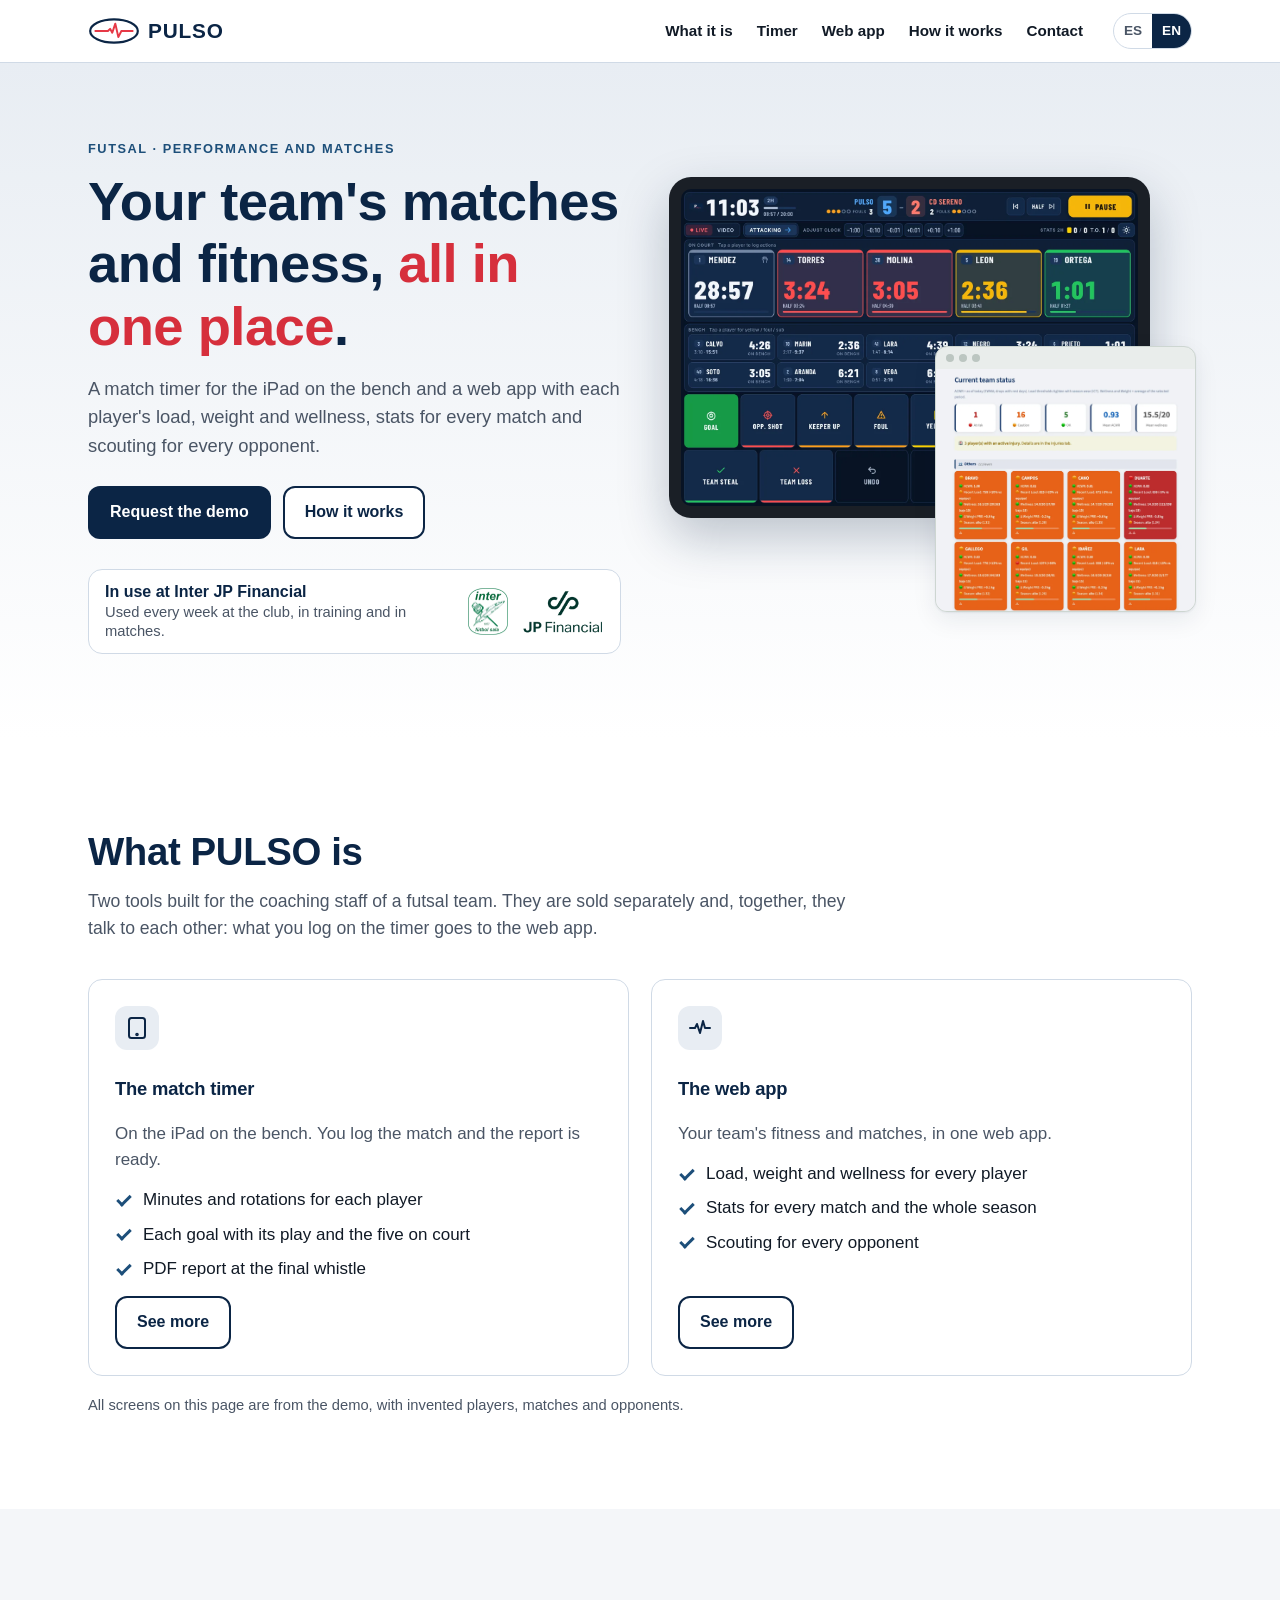
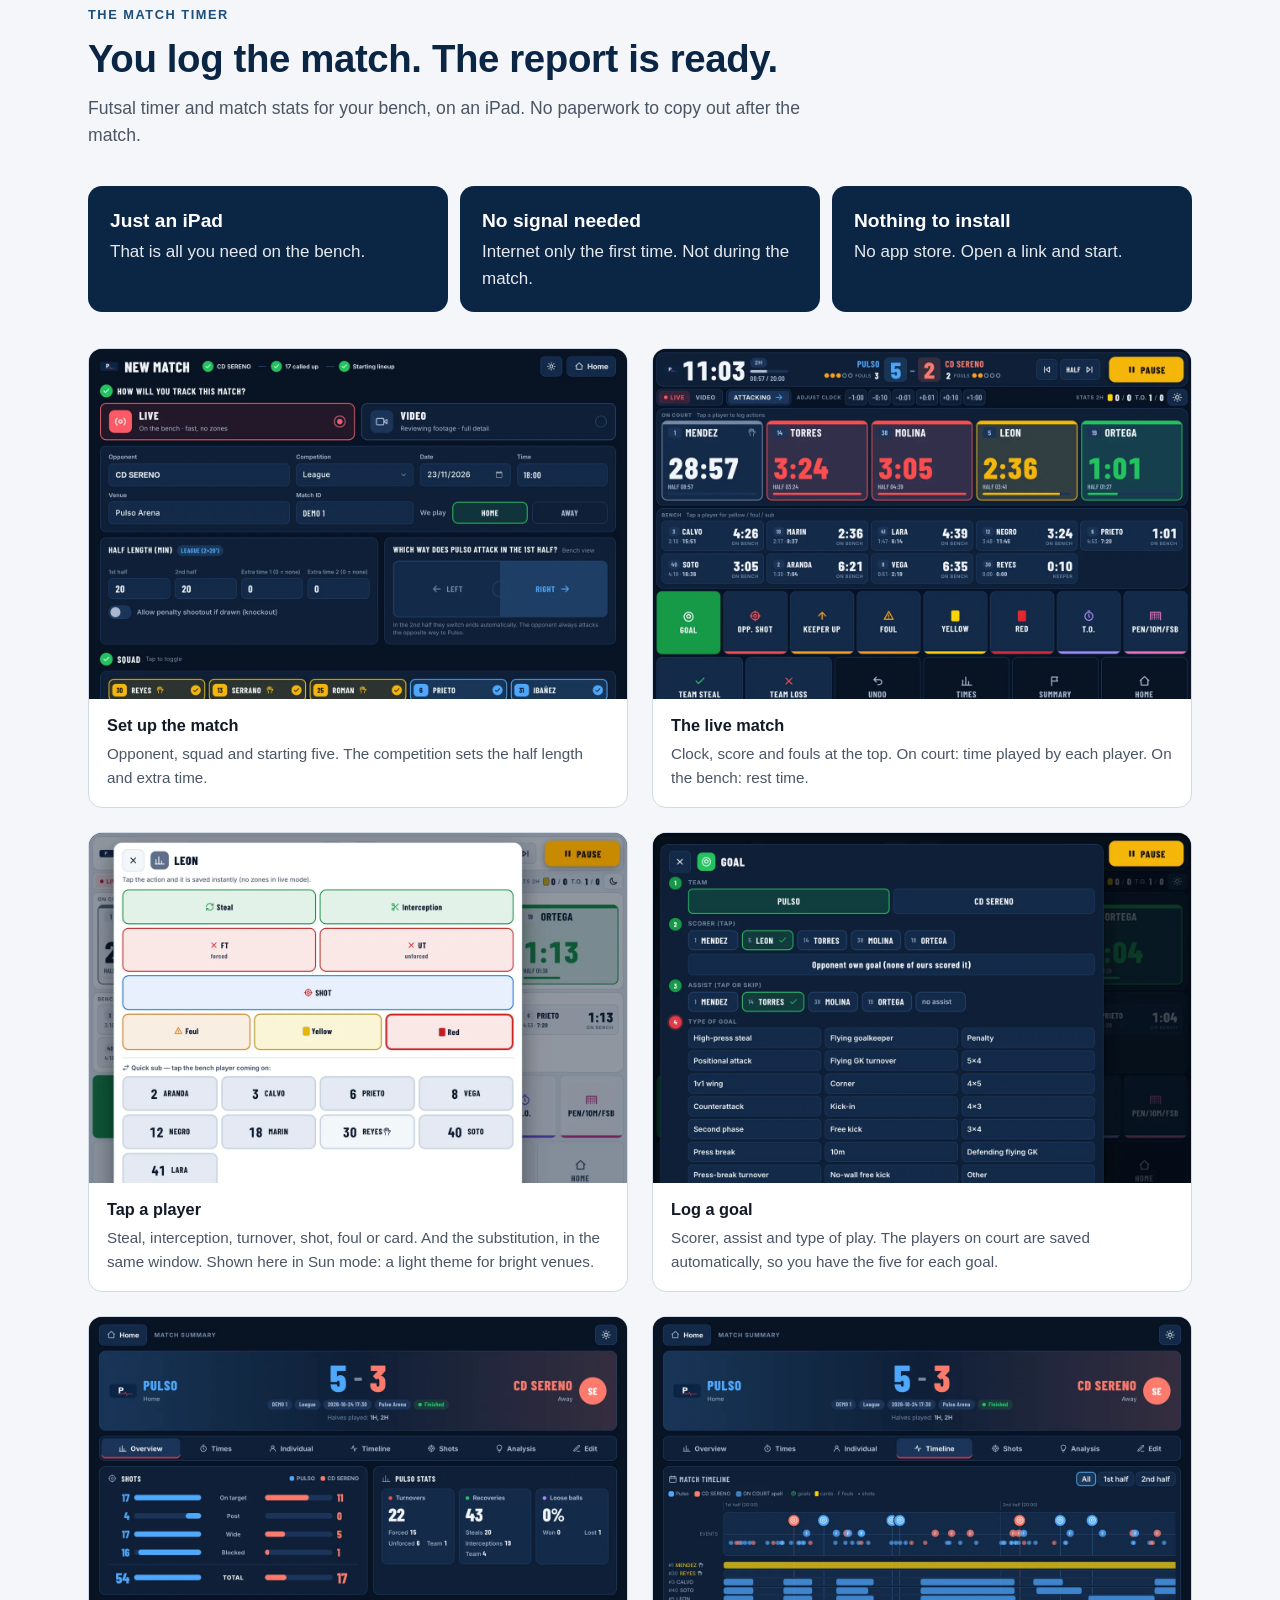
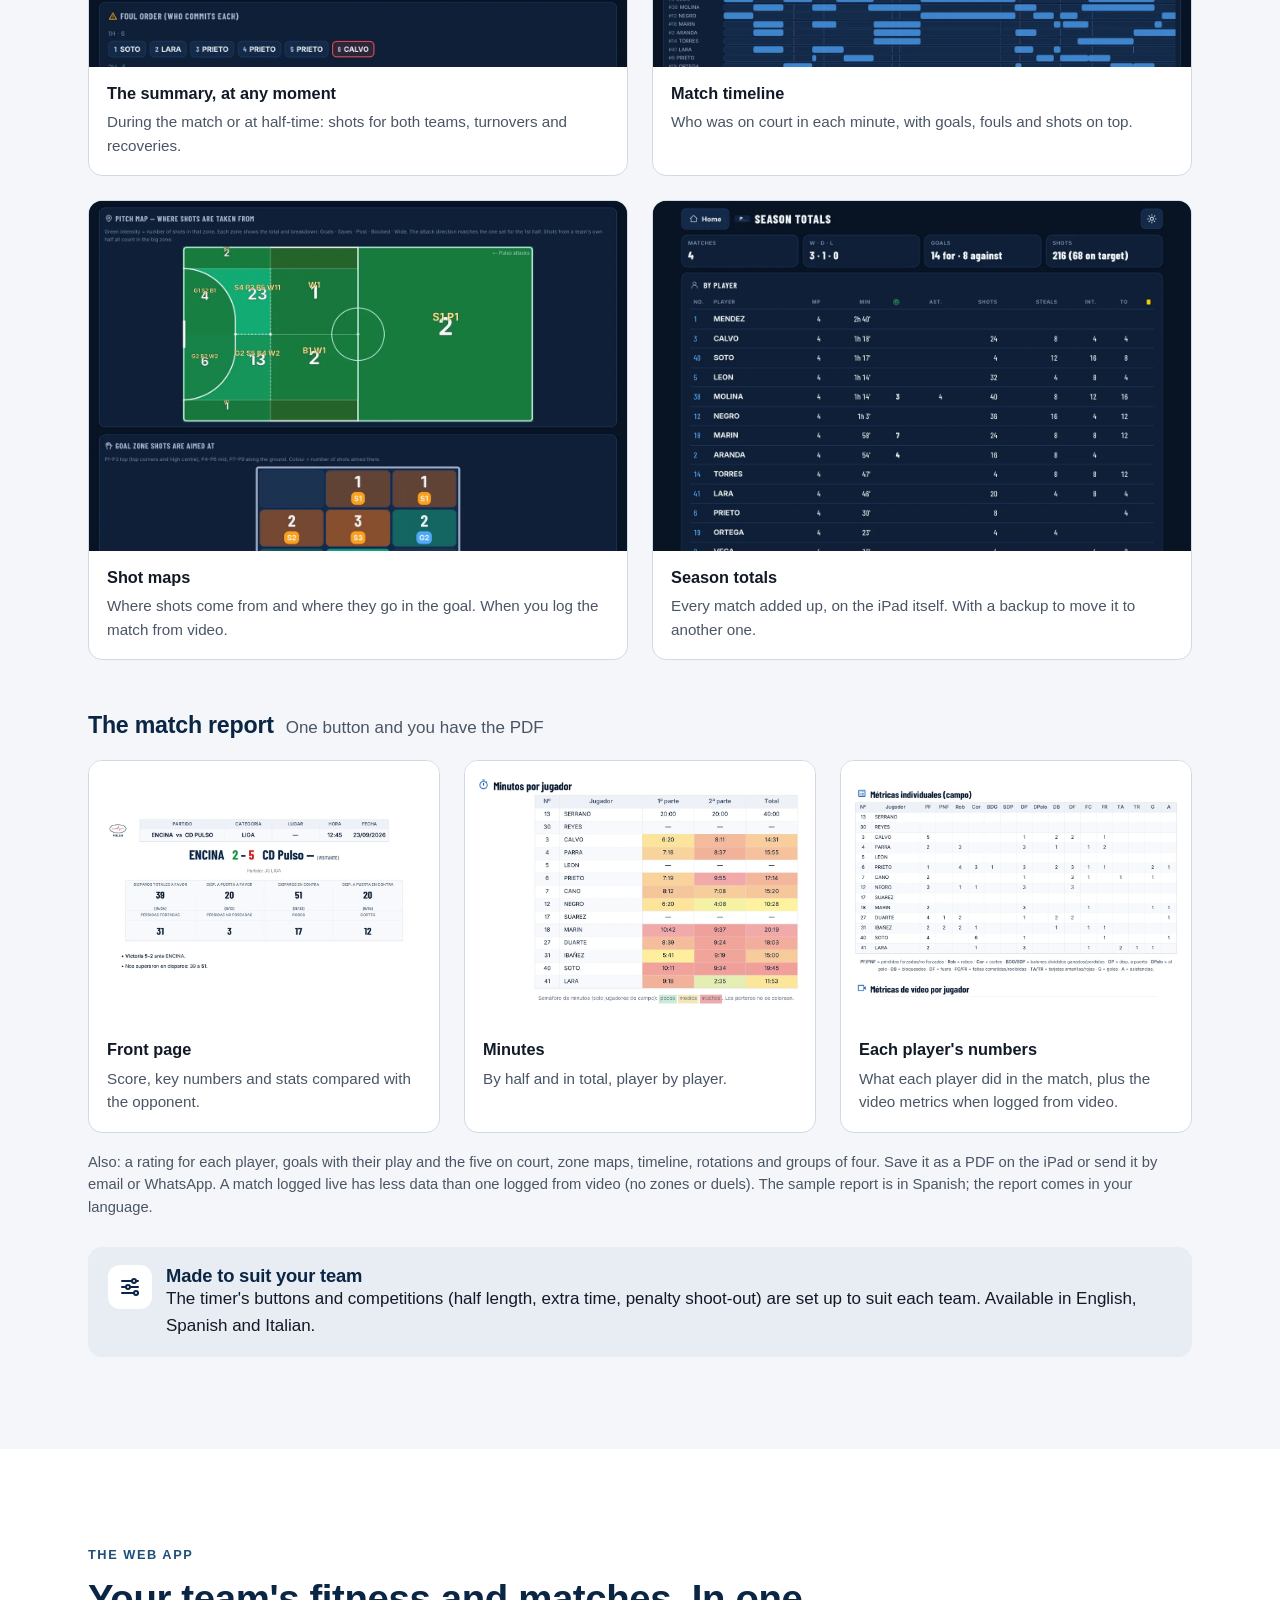
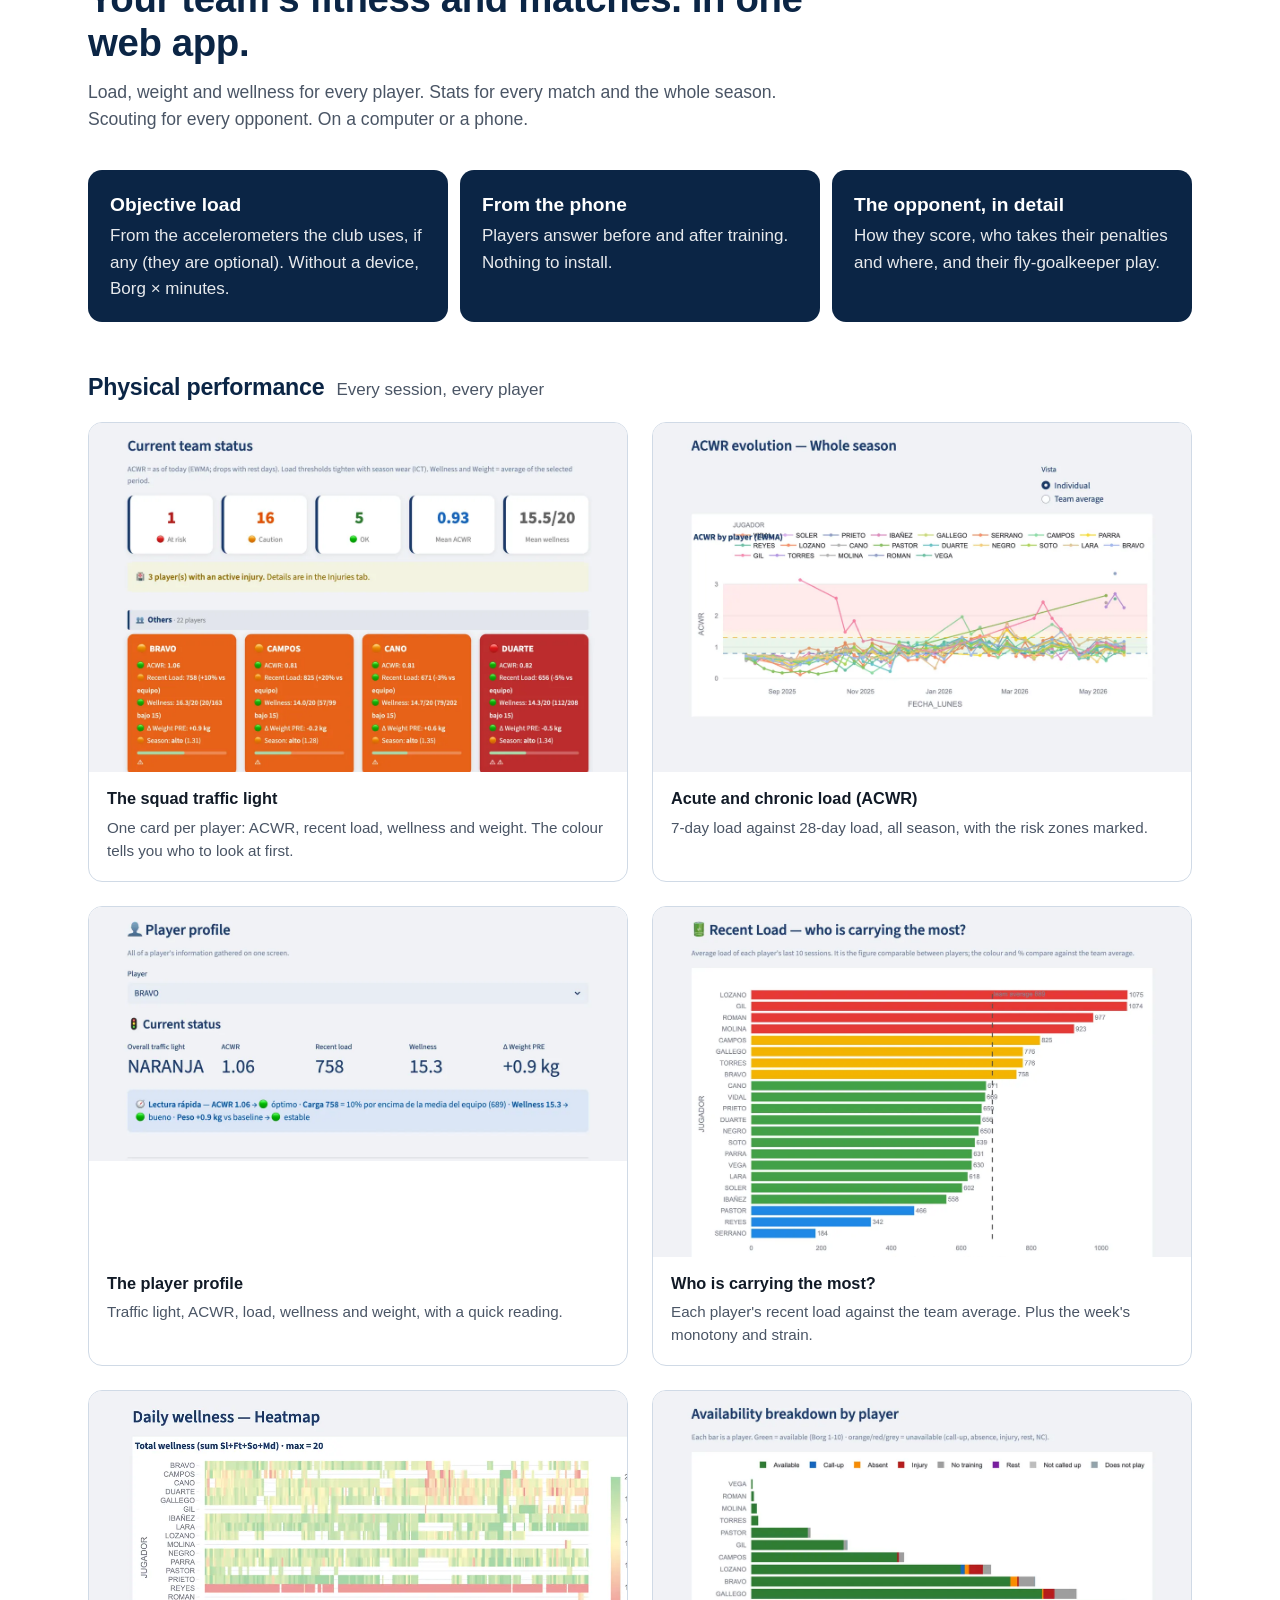
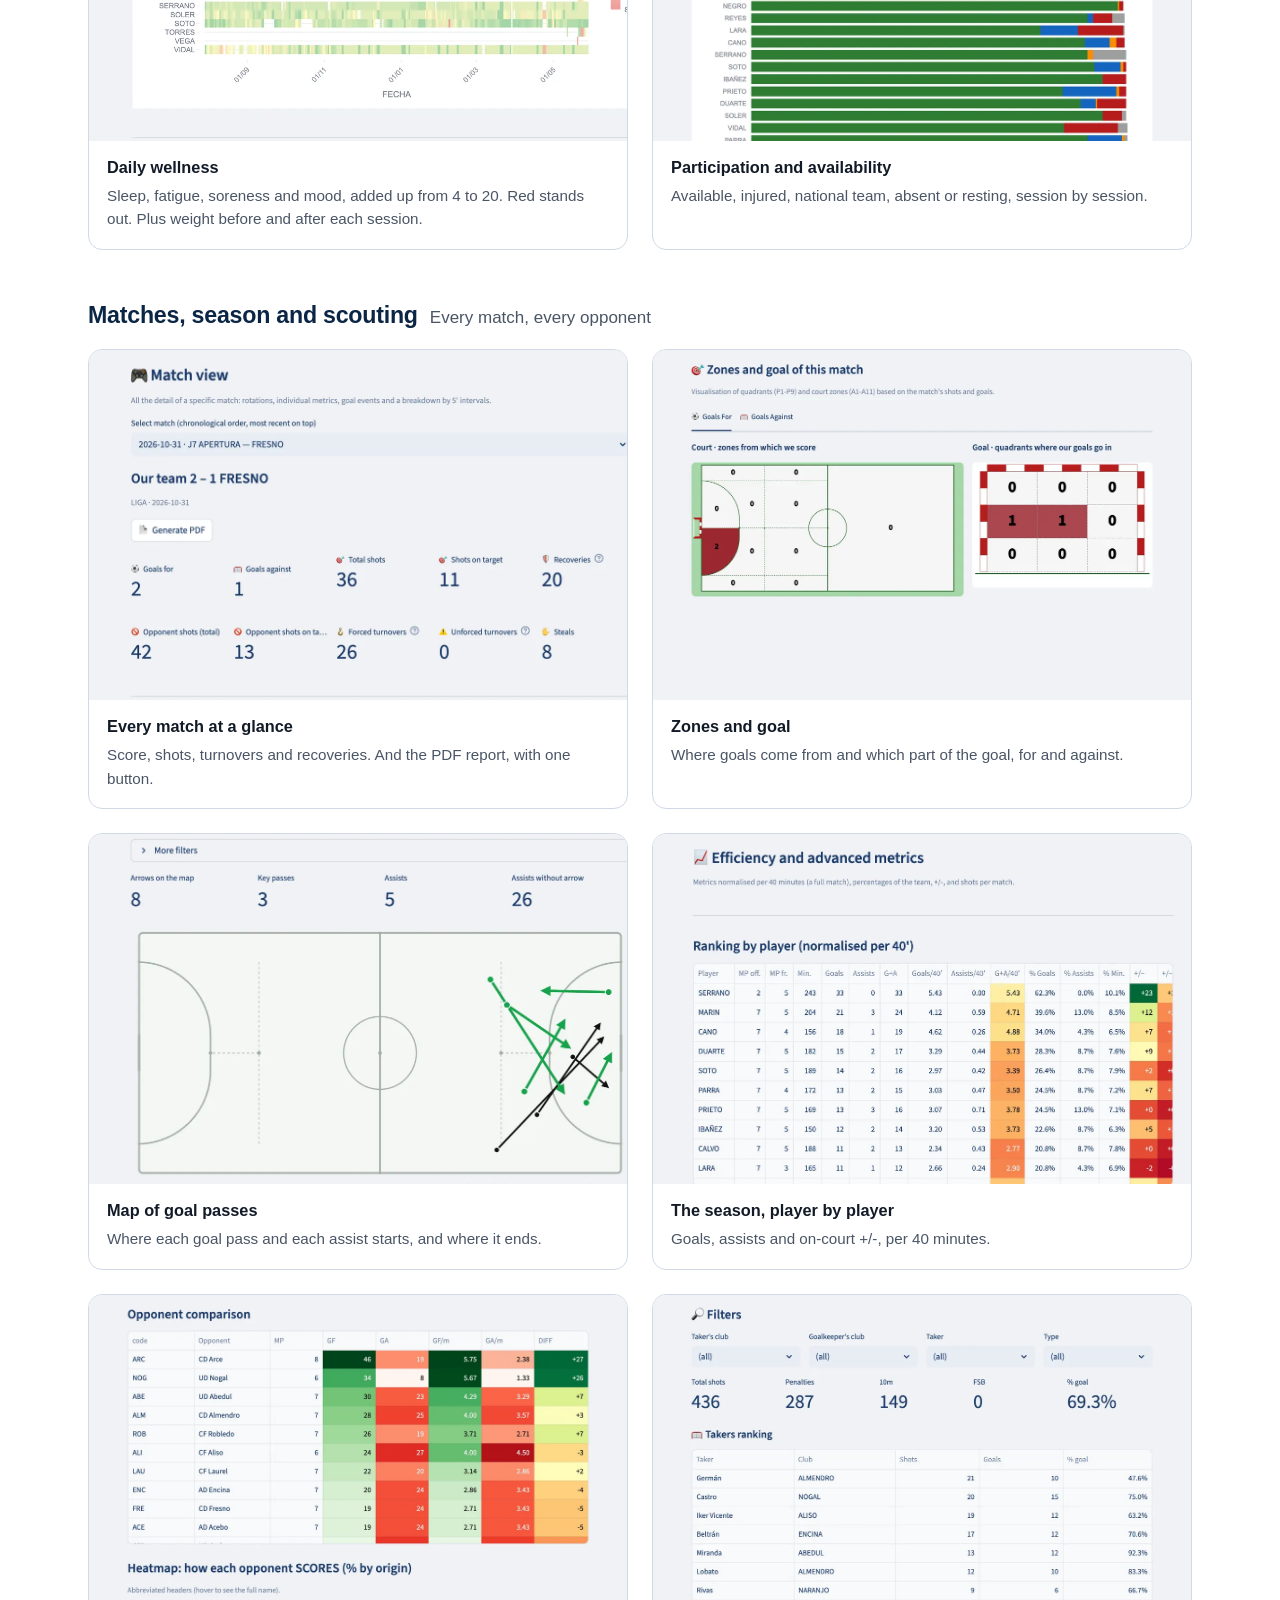
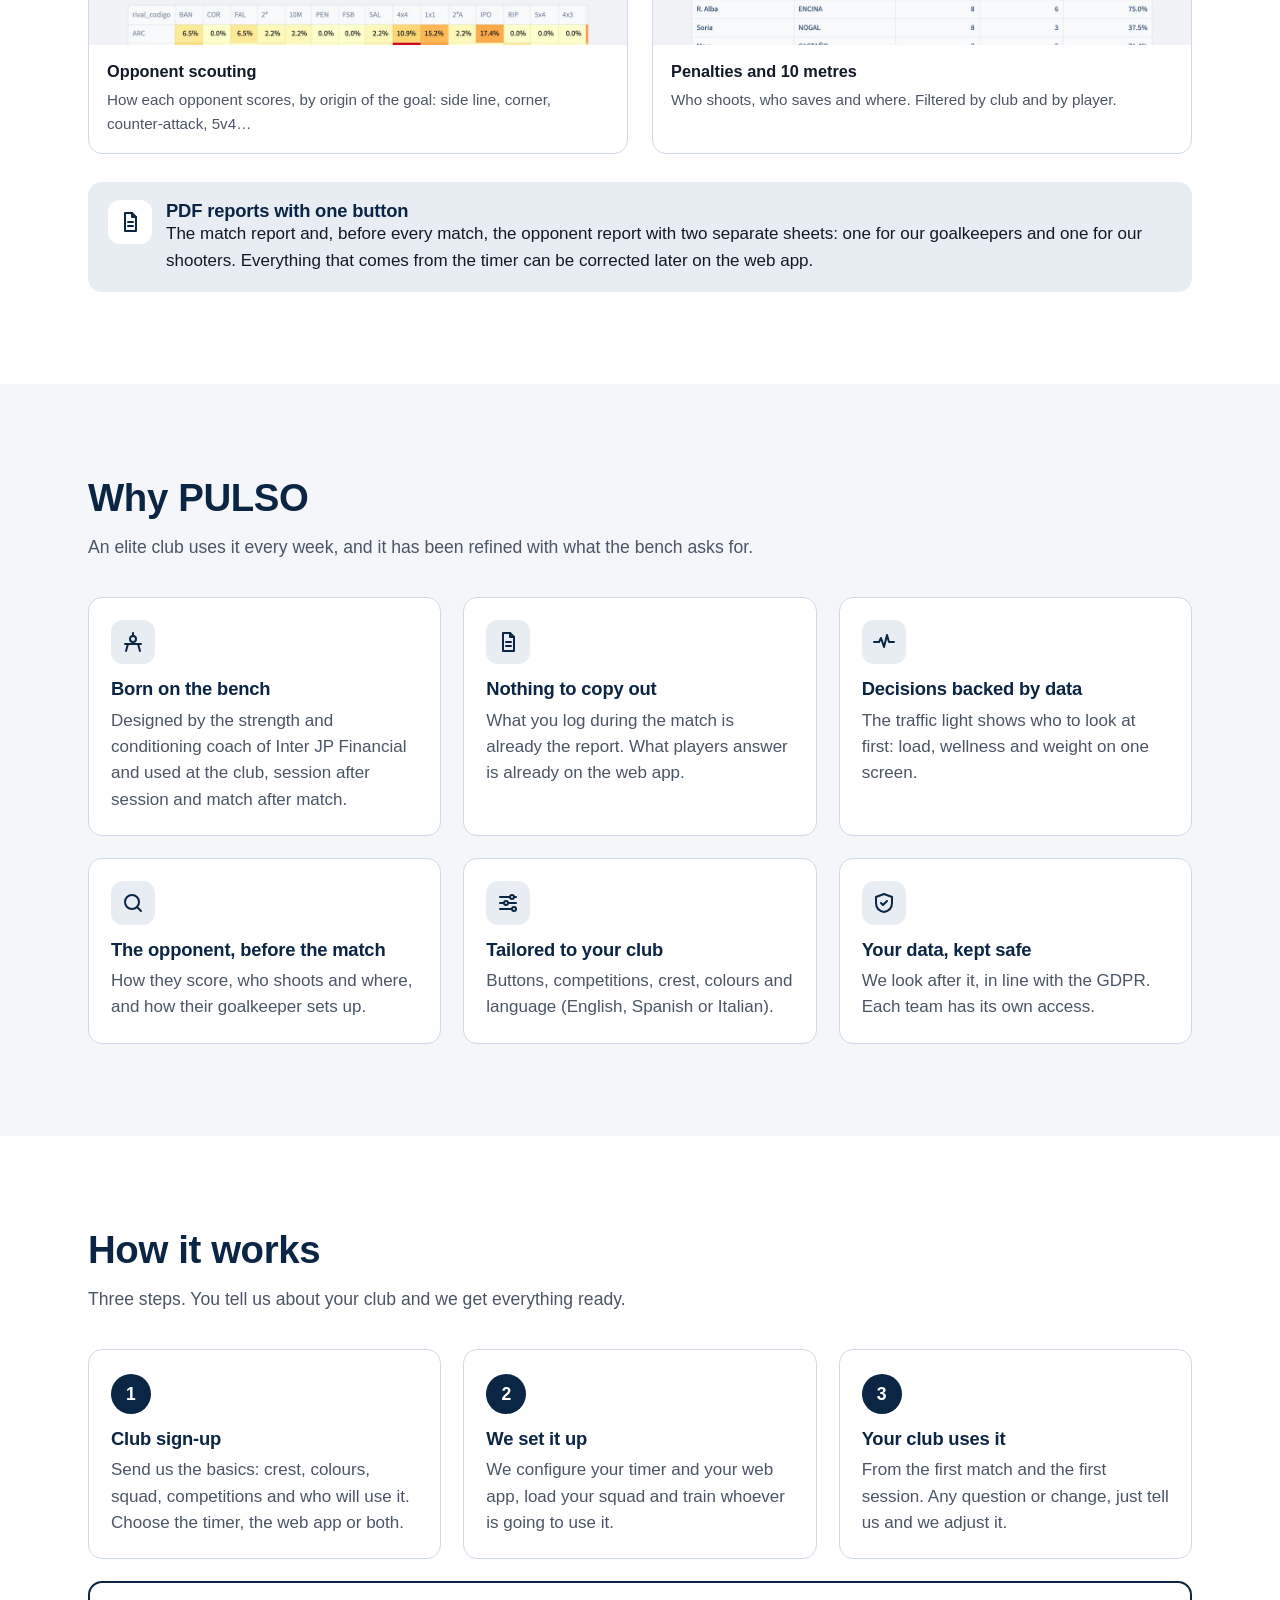
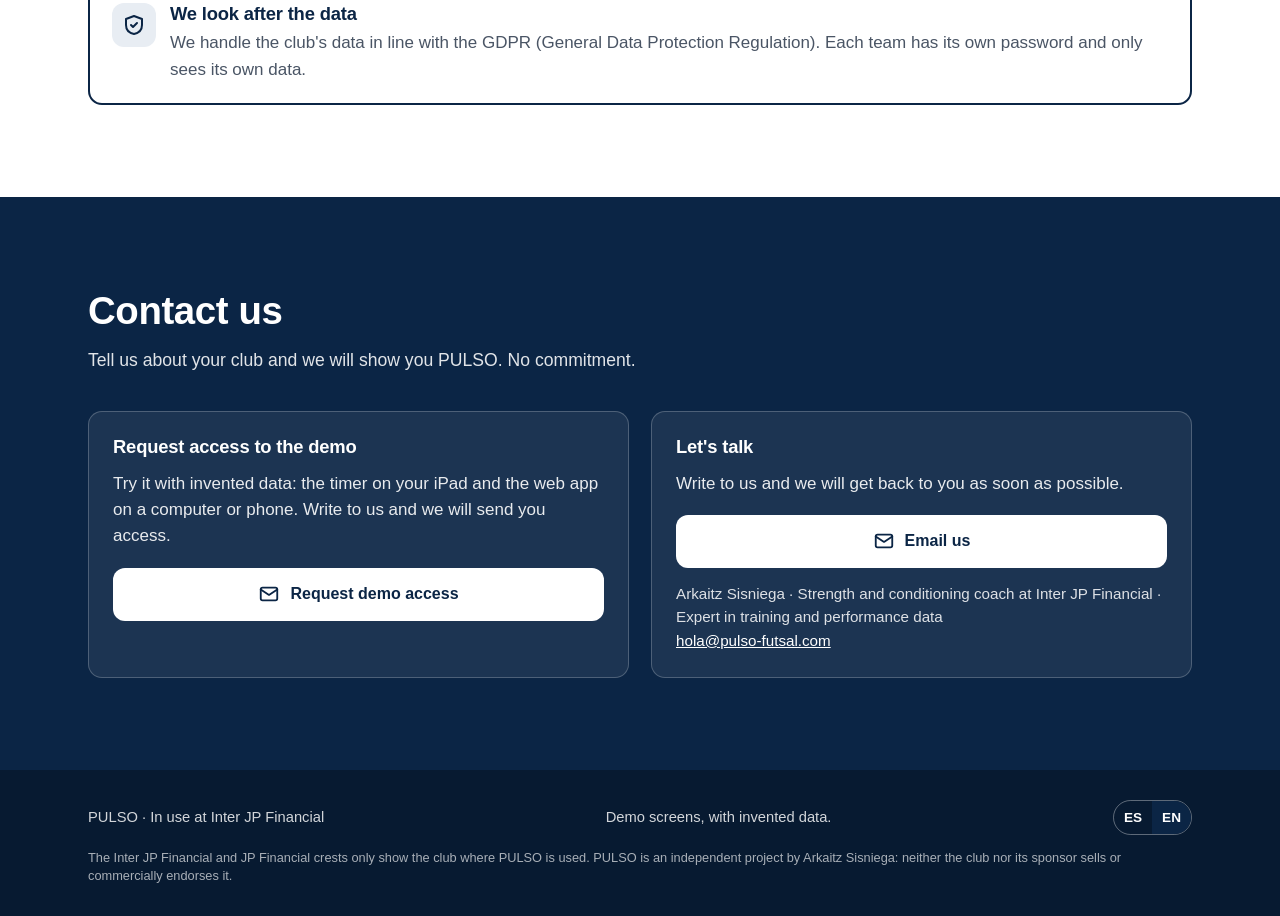
<file: en/index.html>
<!doctype html>
<html lang="en">
<head>
<meta charset="utf-8">
<meta name="viewport" content="width=device-width, initial-scale=1">
<title>PULSO · Match timer and performance platform for futsal</title>
<meta name="description" content="PULSO: the match timer for the iPad and the web app for fitness, matches and scouting. Used at Inter JP Financial.">
<link rel="canonical" href="https://pulso-futsal.com/en/">
<link rel="alternate" hreflang="es" href="https://pulso-futsal.com/">
<link rel="alternate" hreflang="en" href="https://pulso-futsal.com/en/">
<link rel="alternate" hreflang="x-default" href="https://pulso-futsal.com/">
<meta name="theme-color" content="#0b2545">
<meta property="og:type" content="website">
<meta property="og:title" content="PULSO · Match timer and performance platform for futsal">
<meta property="og:description" content="PULSO: the match timer for the iPad and the web app for fitness, matches and scouting. Used at Inter JP Financial.">
<meta property="og:url" content="https://pulso-futsal.com/en/">
<meta property="og:image" content="https://pulso-futsal.com/img/en/crono_03_directo.webp">
<link rel="icon" href="../favicon.svg" type="image/svg+xml">
<link rel="apple-touch-icon" href="../apple-touch-icon.png">
<link rel="stylesheet" href="../styles.css">
</head>
<body>
<a class="salto" href="#contenido">Skip to content</a>
<header class="cabecera">
  <div class="envoltura">
    <a class="marca" href="#inicio" aria-label="PULSO"><svg viewBox="0 0 120 64" aria-hidden="true" focusable="false"><ellipse cx="60" cy="32" rx="55" ry="27" fill="none" stroke="#0b2545" stroke-width="5"/><polyline points="17,32 46,32 51,27 56,36 63,15 70,46 77,32 103,32" fill="none" stroke="#e63946" stroke-width="4.5" stroke-linecap="round" stroke-linejoin="round"/></svg><span>PULSO</span></a>
    <nav class="nav" aria-label="Menu"><a href="#que-es">What it is</a><a href="#crono">Timer</a><a href="#plataforma">Web app</a><a href="#como-funciona">How it works</a><a href="#contacto">Contact</a></nav>
    <div class="acciones-cab">
      <div class="idioma" role="group" aria-label="Idioma / Language"><a href="../index.html" lang="es" hreflang="es">ES</a><span aria-current="true" lang="en">EN</span></div>
      <details class="menu"><summary>Menu</summary><nav aria-label="Menu"><a href="#que-es">What it is</a><a href="#crono">Timer</a><a href="#plataforma">Web app</a><a href="#como-funciona">How it works</a><a href="#contacto">Contact</a></nav></details>
    </div>
  </div>
</header>

<main id="contenido">
<section class="portada" id="inicio">
  <div class="envoltura">
    <div>
      <span class="etiqueta">Futsal · performance and matches</span>
      <h1>Your team's matches and fitness, <em>all in one place</em>.</h1>
      <p class="entradilla">A match timer for the iPad on the bench and a web app with each player&#x27;s load, weight and wellness, stats for every match and scouting for every opponent.</p>
      <div class="botones">
        <a class="boton boton-1" href="#contacto">Request the demo</a>
        <a class="boton boton-2" href="#como-funciona">How it works</a>
      </div>
      <div class="aval">
        <p><strong>In use at Inter JP Financial</strong>Used every week at the club, in training and in matches.</p>
        <div class="aval-logos"><img src="../img/inter.webp" width="160" height="189" alt="Escudo de Inter fútbol sala" loading="lazy" decoding="async" class="inter"><img src="../img/jp_financial.webp" width="260" height="145" alt="Logo de JP Financial" loading="lazy" decoding="async" class="jp"></div>
      </div>
    </div>
    <div class="escena">
      <div class="marco-ipad"><img src="../img/en/crono_03_directo.webp" width="1280" height="889" alt="The PULSO timer on an iPad during a match: clock, score and minutes for each player on court" fetchpriority="high"></div>
      <div class="marco-web"><div class="barra"><i></i><i></i><i></i></div><img src="../img/en/web_01_semaforo.webp" width="1200" height="1119" alt="Squad traffic light on the PULSO web app" fetchpriority="high"></div>
    </div>
  </div>
</section>

<section class="seccion" id="que-es">
  <div class="envoltura">
    <div class="cabeza"><h2>What PULSO is</h2><p>Two tools built for the coaching staff of a futsal team. They are sold separately and, together, they talk to each other: what you log on the timer goes to the web app.</p></div>
    <div class="rejilla dos">
      <div class="tarjeta producto"><div class="icono"><svg viewBox="0 0 24 24" fill="none" stroke="currentColor" stroke-width="2" stroke-linecap="round" stroke-linejoin="round" aria-hidden="true" focusable="false"><rect x="4" y="2" width="16" height="20" rx="2.5"/><circle cx="12" cy="18.5" r=".8"/></svg></div><h3>The match timer</h3><p>On the iPad on the bench. You log the match and the report is ready.</p><ul><li>Minutes and rotations for each player</li><li>Each goal with its play and the five on court</li><li>PDF report at the final whistle</li></ul><a class="boton boton-2" href="#crono">See more</a></div>
      <div class="tarjeta producto"><div class="icono"><svg viewBox="0 0 24 24" fill="none" stroke="currentColor" stroke-width="2" stroke-linecap="round" stroke-linejoin="round" aria-hidden="true" focusable="false"><path d="M2 12h5l2-4 3 9 3-12 2 7h5"/></svg></div><h3>The web app</h3><p>Your team&#x27;s fitness and matches, in one web app.</p><ul><li>Load, weight and wellness for every player</li><li>Stats for every match and the whole season</li><li>Scouting for every opponent</li></ul><a class="boton boton-2" href="#plataforma">See more</a></div>
    </div>
    <p class="nota">All screens on this page are from the demo, with invented players, matches and opponents.</p>
  </div>
</section>

<section class="seccion alterna" id="crono">
  <div class="envoltura">
    <div class="cabeza"><span class="etiqueta">The match timer</span><h2>You log the match. The report is ready.</h2><p>Futsal timer and match stats for your bench, on an iPad. No paperwork to copy out after the match.</p></div>
    <div class="ventajas"><div class="ventaja"><strong>Just an iPad</strong><span>That is all you need on the bench.</span></div><div class="ventaja"><strong>No signal needed</strong><span>Internet only the first time. Not during the match.</span></div><div class="ventaja"><strong>Nothing to install</strong><span>No app store. Open a link and start.</span></div></div>
    <p class="desliza" aria-hidden="true">Swipe to see more →</p><div class="capturas"><figure class="oscura"><a href="../img/en/crono_02_nuevo.webp" target="_blank" rel="noopener" aria-label="Set up the match (opens full size)"><img src="../img/en/crono_02_nuevo.webp" width="1280" height="889" alt="Set up the match. Opponent, squad and starting five. The competition sets the half length and extra time." loading="lazy" decoding="async"></a><figcaption><strong>Set up the match</strong><span>Opponent, squad and starting five. The competition sets the half length and extra time.</span></figcaption></figure><figure class="oscura"><a href="../img/en/crono_03_directo.webp" target="_blank" rel="noopener" aria-label="The live match (opens full size)"><img src="../img/en/crono_03_directo.webp" width="1280" height="889" alt="The live match. Clock, score and fouls at the top. On court: time played by each player. On the bench: rest time." loading="lazy" decoding="async"></a><figcaption><strong>The live match</strong><span>Clock, score and fouls at the top. On court: time played by each player. On the bench: rest time.</span></figcaption></figure><figure class="oscura"><a href="../img/en/crono_05_jugador.webp" target="_blank" rel="noopener" aria-label="Tap a player (opens full size)"><img src="../img/en/crono_05_jugador.webp" width="1280" height="889" alt="Tap a player. Steal, interception, turnover, shot, foul or card. And the substitution, in the same window. Shown here in Sun mode: a light theme for bright venues." loading="lazy" decoding="async"></a><figcaption><strong>Tap a player</strong><span>Steal, interception, turnover, shot, foul or card. And the substitution, in the same window. Shown here in Sun mode: a light theme for bright venues.</span></figcaption></figure><figure class="oscura"><a href="../img/en/crono_04_gol.webp" target="_blank" rel="noopener" aria-label="Log a goal (opens full size)"><img src="../img/en/crono_04_gol.webp" width="1280" height="889" alt="Log a goal. Scorer, assist and type of play. The players on court are saved automatically, so you have the five for each goal." loading="lazy" decoding="async"></a><figcaption><strong>Log a goal</strong><span>Scorer, assist and type of play. The players on court are saved automatically, so you have the five for each goal.</span></figcaption></figure><figure class="oscura"><a href="../img/en/crono_06_resumen.webp" target="_blank" rel="noopener" aria-label="The summary, at any moment (opens full size)"><img src="../img/en/crono_06_resumen.webp" width="1280" height="889" alt="The summary, at any moment. During the match or at half-time: shots for both teams, turnovers and recoveries." loading="lazy" decoding="async"></a><figcaption><strong>The summary, at any moment</strong><span>During the match or at half-time: shots for both teams, turnovers and recoveries.</span></figcaption></figure><figure class="oscura"><a href="../img/en/crono_09_cronograma.webp" target="_blank" rel="noopener" aria-label="Match timeline (opens full size)"><img src="../img/en/crono_09_cronograma.webp" width="1280" height="889" alt="Match timeline. Who was on court in each minute, with goals, fouls and shots on top." loading="lazy" decoding="async"></a><figcaption><strong>Match timeline</strong><span>Who was on court in each minute, with goals, fouls and shots on top.</span></figcaption></figure><figure class="oscura"><a href="../img/en/crono_10_disparos_mapa.webp" target="_blank" rel="noopener" aria-label="Shot maps (opens full size)"><img src="../img/en/crono_10_disparos_mapa.webp" width="1280" height="889" alt="Shot maps. Where shots come from and where they go in the goal. When you log the match from video." loading="lazy" decoding="async"></a><figcaption><strong>Shot maps</strong><span>Where shots come from and where they go in the goal. When you log the match from video.</span></figcaption></figure><figure class="oscura"><a href="../img/en/crono_13_totales.webp" target="_blank" rel="noopener" aria-label="Season totals (opens full size)"><img src="../img/en/crono_13_totales.webp" width="1280" height="889" alt="Season totals. Every match added up, on the iPad itself. With a backup to move it to another one." loading="lazy" decoding="async"></a><figcaption><strong>Season totals</strong><span>Every match added up, on the iPad itself. With a backup to move it to another one.</span></figcaption></figure></div>
    <div class="subtitulo"><h3>The match report</h3><span>One button and you have the PDF</span></div>
    <p class="desliza" aria-hidden="true">Swipe to see more →</p><div class="capturas tres"><figure class="doc"><a href="../img/informe_p1.webp" target="_blank" rel="noopener" aria-label="Front page (opens full size)"><img src="../img/informe_p1.webp" width="1000" height="505" alt="Front page. Score, key numbers and stats compared with the opponent." loading="lazy" decoding="async"></a><figcaption><strong>Front page</strong><span>Score, key numbers and stats compared with the opponent.</span></figcaption></figure><figure class="doc"><a href="../img/informe_p2.webp" target="_blank" rel="noopener" aria-label="Minutes (opens full size)"><img src="../img/informe_p2.webp" width="971" height="694" alt="Minutes. By half and in total, player by player." loading="lazy" decoding="async"></a><figcaption><strong>Minutes</strong><span>By half and in total, player by player.</span></figcaption></figure><figure class="doc"><a href="../img/informe_p3.webp" target="_blank" rel="noopener" aria-label="Each player&#x27;s numbers (opens full size)"><img src="../img/informe_p3.webp" width="1000" height="639" alt="Each player&#x27;s numbers. What each player did in the match, plus the video metrics when logged from video." loading="lazy" decoding="async"></a><figcaption><strong>Each player&#x27;s numbers</strong><span>What each player did in the match, plus the video metrics when logged from video.</span></figcaption></figure></div>
    <p class="nota">Also: a rating for each player, goals with their play and the five on court, zone maps, timeline, rotations and groups of four. Save it as a PDF on the iPad or send it by email or WhatsApp. A match logged live has less data than one logged from video (no zones or duels). The sample report is in Spanish; the report comes in your language.</p>
    <div class="aviso-adapta"><div class="icono"><svg viewBox="0 0 24 24" fill="none" stroke="currentColor" stroke-width="2" stroke-linecap="round" stroke-linejoin="round" aria-hidden="true" focusable="false"><path d="M4 6h10M18 6h2M4 12h4M12 12h8M4 18h12M20 18h0"/><circle cx="16" cy="6" r="2"/><circle cx="10" cy="12" r="2"/><circle cx="18" cy="18" r="2"/></svg></div><div><h3>Made to suit your team</h3><p>The timer&#x27;s buttons and competitions (half length, extra time, penalty shoot-out) are set up to suit each team. Available in English, Spanish and Italian.</p></div></div>
  </div>
</section>

<section class="seccion" id="plataforma">
  <div class="envoltura">
    <div class="cabeza"><span class="etiqueta">The web app</span><h2>Your team's fitness and matches. In one web app.</h2><p>Load, weight and wellness for every player. Stats for every match and the whole season. Scouting for every opponent. On a computer or a phone.</p></div>
    <div class="ventajas"><div class="ventaja"><strong>Objective load</strong><span>From the accelerometers the club uses, if any (they are optional). Without a device, Borg × minutes.</span></div><div class="ventaja"><strong>From the phone</strong><span>Players answer before and after training. Nothing to install.</span></div><div class="ventaja"><strong>The opponent, in detail</strong><span>How they score, who takes their penalties and where, and their fly-goalkeeper play.</span></div></div>
    <div class="subtitulo"><h3>Physical performance</h3><span>Every session, every player</span></div>
    <p class="desliza" aria-hidden="true">Swipe to see more →</p><div class="capturas"><figure class=""><a href="../img/en/web_01_semaforo.webp" target="_blank" rel="noopener" aria-label="The squad traffic light (opens full size)"><img src="../img/en/web_01_semaforo.webp" width="1200" height="1119" alt="The squad traffic light. One card per player: ACWR, recent load, wellness and weight. The colour tells you who to look at first." loading="lazy" decoding="async"></a><figcaption><strong>The squad traffic light</strong><span>One card per player: ACWR, recent load, wellness and weight. The colour tells you who to look at first.</span></figcaption></figure><figure class=""><a href="../img/en/web_02_acwr.webp" target="_blank" rel="noopener" aria-label="Acute and chronic load (ACWR) (opens full size)"><img src="../img/en/web_02_acwr.webp" width="1200" height="893" alt="Acute and chronic load (ACWR). 7-day load against 28-day load, all season, with the risk zones marked." loading="lazy" decoding="async"></a><figcaption><strong>Acute and chronic load (ACWR)</strong><span>7-day load against 28-day load, all season, with the risk zones marked.</span></figcaption></figure><figure class="ancha"><a href="../img/en/web_03_ficha.webp" target="_blank" rel="noopener" aria-label="The player profile (opens full size)"><img src="../img/en/web_03_ficha.webp" width="1200" height="568" alt="The player profile. Traffic light, ACWR, load, wellness and weight, with a quick reading." loading="lazy" decoding="async"></a><figcaption><strong>The player profile</strong><span>Traffic light, ACWR, load, wellness and weight, with a quick reading.</span></figcaption></figure><figure class=""><a href="../img/en/web_05_carga_reciente.webp" target="_blank" rel="noopener" aria-label="Who is carrying the most? (opens full size)"><img src="../img/en/web_05_carga_reciente.webp" width="1200" height="952" alt="Who is carrying the most?. Each player&#x27;s recent load against the team average. Plus the week&#x27;s monotony and strain." loading="lazy" decoding="async"></a><figcaption><strong>Who is carrying the most?</strong><span>Each player&#x27;s recent load against the team average. Plus the week&#x27;s monotony and strain.</span></figcaption></figure><figure class=""><a href="../img/en/web_11_well_heatmap.webp" target="_blank" rel="noopener" aria-label="Daily wellness (opens full size)"><img src="../img/en/web_11_well_heatmap.webp" width="1200" height="690" alt="Daily wellness. Sleep, fatigue, soreness and mood, added up from 4 to 20. Red stands out. Plus weight before and after each session." loading="lazy" decoding="async"></a><figcaption><strong>Daily wellness</strong><span>Sleep, fatigue, soreness and mood, added up from 4 to 20. Red stands out. Plus weight before and after each session.</span></figcaption></figure><figure class=""><a href="../img/en/web_14_disponibilidad.webp" target="_blank" rel="noopener" aria-label="Participation and availability (opens full size)"><img src="../img/en/web_14_disponibilidad.webp" width="1200" height="1107" alt="Participation and availability. Available, injured, national team, absent or resting, session by session." loading="lazy" decoding="async"></a><figcaption><strong>Participation and availability</strong><span>Available, injured, national team, absent or resting, session by session.</span></figcaption></figure></div>
    <div class="subtitulo"><h3>Matches, season and scouting</h3><span>Every match, every opponent</span></div>
    <p class="desliza" aria-hidden="true">Swipe to see more →</p><div class="capturas"><figure class=""><a href="../img/en/web_20_partido.webp" target="_blank" rel="noopener" aria-label="Every match at a glance (opens full size)"><img src="../img/en/web_20_partido.webp" width="1200" height="714" alt="Every match at a glance. Score, shots, turnovers and recoveries. And the PDF report, with one button." loading="lazy" decoding="async"></a><figcaption><strong>Every match at a glance</strong><span>Score, shots, turnovers and recoveries. And the PDF report, with one button.</span></figcaption></figure><figure class=""><a href="../img/en/web_24_zonas_partido.webp" target="_blank" rel="noopener" aria-label="Zones and goal (opens full size)"><img src="../img/en/web_24_zonas_partido.webp" width="1200" height="787" alt="Zones and goal. Where goals come from and which part of the goal, for and against." loading="lazy" decoding="async"></a><figcaption><strong>Zones and goal</strong><span>Where goals come from and which part of the goal, for and against.</span></figcaption></figure><figure class=""><a href="../img/en/web_30_pases.webp" target="_blank" rel="noopener" aria-label="Map of goal passes (opens full size)"><img src="../img/en/web_30_pases.webp" width="1200" height="721" alt="Map of goal passes. Where each goal pass and each assist starts, and where it ends." loading="lazy" decoding="async"></a><figcaption><strong>Map of goal passes</strong><span>Where each goal pass and each assist starts, and where it ends.</span></figcaption></figure><figure class=""><a href="../img/en/web_25_eficiencia.webp" target="_blank" rel="noopener" aria-label="The season, player by player (opens full size)"><img src="../img/en/web_25_eficiencia.webp" width="1200" height="749" alt="The season, player by player. Goals, assists and on-court +/-, per 40 minutes." loading="lazy" decoding="async"></a><figcaption><strong>The season, player by player</strong><span>Goals, assists and on-court +/-, per 40 minutes.</span></figcaption></figure><figure class=""><a href="../img/en/web_40_scout_comparativa.webp" target="_blank" rel="noopener" aria-label="Opponent scouting (opens full size)"><img src="../img/en/web_40_scout_comparativa.webp" width="1200" height="1165" alt="Opponent scouting. How each opponent scores, by origin of the goal: side line, corner, counter-attack, 5v4…" loading="lazy" decoding="async"></a><figcaption><strong>Opponent scouting</strong><span>How each opponent scores, by origin of the goal: side line, corner, counter-attack, 5v4…</span></figcaption></figure><figure class=""><a href="../img/en/web_44_pen_equipo.webp" target="_blank" rel="noopener" aria-label="Penalties and 10 metres (opens full size)"><img src="../img/en/web_44_pen_equipo.webp" width="1200" height="1405" alt="Penalties and 10 metres. Who shoots, who saves and where. Filtered by club and by player." loading="lazy" decoding="async"></a><figcaption><strong>Penalties and 10 metres</strong><span>Who shoots, who saves and where. Filtered by club and by player.</span></figcaption></figure></div>
    <div class="aviso-adapta"><div class="icono"><svg viewBox="0 0 24 24" fill="none" stroke="currentColor" stroke-width="2" stroke-linecap="round" stroke-linejoin="round" aria-hidden="true" focusable="false"><path d="M7 3h7l4 4v14H7z"/><path d="M14 3v4h4M10 12h5M10 16h5"/></svg></div><div><h3>PDF reports with one button</h3><p>The match report and, before every match, the opponent report with two separate sheets: one for our goalkeepers and one for our shooters. Everything that comes from the timer can be corrected later on the web app.</p></div></div>
  </div>
</section>

<section class="seccion alterna" id="por-que">
  <div class="envoltura">
    <div class="cabeza"><h2>Why PULSO</h2><p>An elite club uses it every week, and it has been refined with what the bench asks for.</p></div>
    <div class="rejilla tres"><div class="tarjeta"><div class="icono"><svg viewBox="0 0 24 24" fill="none" stroke="currentColor" stroke-width="2" stroke-linecap="round" stroke-linejoin="round" aria-hidden="true" focusable="false"><path d="M12 3v3M5 21l2-7h10l2 7M4 14h16"/><circle cx="12" cy="9" r="3"/></svg></div><h3>Born on the bench</h3><p>Designed by the strength and conditioning coach of Inter JP Financial and used at the club, session after session and match after match.</p></div><div class="tarjeta"><div class="icono"><svg viewBox="0 0 24 24" fill="none" stroke="currentColor" stroke-width="2" stroke-linecap="round" stroke-linejoin="round" aria-hidden="true" focusable="false"><path d="M7 3h7l4 4v14H7z"/><path d="M14 3v4h4M10 12h5M10 16h5"/></svg></div><h3>Nothing to copy out</h3><p>What you log during the match is already the report. What players answer is already on the web app.</p></div><div class="tarjeta"><div class="icono"><svg viewBox="0 0 24 24" fill="none" stroke="currentColor" stroke-width="2" stroke-linecap="round" stroke-linejoin="round" aria-hidden="true" focusable="false"><path d="M2 12h5l2-4 3 9 3-12 2 7h5"/></svg></div><h3>Decisions backed by data</h3><p>The traffic light shows who to look at first: load, wellness and weight on one screen.</p></div><div class="tarjeta"><div class="icono"><svg viewBox="0 0 24 24" fill="none" stroke="currentColor" stroke-width="2" stroke-linecap="round" stroke-linejoin="round" aria-hidden="true" focusable="false"><circle cx="11" cy="11" r="7"/><path d="M20 20l-4-4"/></svg></div><h3>The opponent, before the match</h3><p>How they score, who shoots and where, and how their goalkeeper sets up.</p></div><div class="tarjeta"><div class="icono"><svg viewBox="0 0 24 24" fill="none" stroke="currentColor" stroke-width="2" stroke-linecap="round" stroke-linejoin="round" aria-hidden="true" focusable="false"><path d="M4 6h10M18 6h2M4 12h4M12 12h8M4 18h12M20 18h0"/><circle cx="16" cy="6" r="2"/><circle cx="10" cy="12" r="2"/><circle cx="18" cy="18" r="2"/></svg></div><h3>Tailored to your club</h3><p>Buttons, competitions, crest, colours and language (English, Spanish or Italian).</p></div><div class="tarjeta"><div class="icono"><svg viewBox="0 0 24 24" fill="none" stroke="currentColor" stroke-width="2" stroke-linecap="round" stroke-linejoin="round" aria-hidden="true" focusable="false"><path d="M12 3l8 3v6c0 5-3.5 8-8 9-4.5-1-8-4-8-9V6z"/><path d="M9 12l2 2 4-4"/></svg></div><h3>Your data, kept safe</h3><p>We look after it, in line with the GDPR. Each team has its own access.</p></div></div>
  </div>
</section>

<section class="seccion" id="como-funciona">
  <div class="envoltura">
    <div class="cabeza"><h2>How it works</h2><p>Three steps. You tell us about your club and we get everything ready.</p></div>
    <ol class="pasos"><li><h3>Club sign-up</h3><p>Send us the basics: crest, colours, squad, competitions and who will use it. Choose the timer, the web app or both.</p></li><li><h3>We set it up</h3><p>We configure your timer and your web app, load your squad and train whoever is going to use it.</p></li><li><h3>Your club uses it</h3><p>From the first match and the first session. Any question or change, just tell us and we adjust it.</p></li></ol>
    <div class="custodia"><div class="icono"><svg viewBox="0 0 24 24" fill="none" stroke="currentColor" stroke-width="2" stroke-linecap="round" stroke-linejoin="round" aria-hidden="true" focusable="false"><path d="M12 3l8 3v6c0 5-3.5 8-8 9-4.5-1-8-4-8-9V6z"/><path d="M9 12l2 2 4-4"/></svg></div><div><h3>We look after the data</h3><p>We handle the club&#x27;s data in line with the GDPR (General Data Protection Regulation). Each team has its own password and only sees its own data.</p></div></div>
  </div>
</section>

<section class="seccion contacto" id="contacto">
  <div class="envoltura">
    <div class="cabeza"><h2>Contact us</h2><p>Tell us about your club and we will show you PULSO. No commitment.</p></div>
    <div class="rejilla dos">
      <div class="caja">
        <h3>Request access to the demo</h3>
        <p>Try it with invented data: the timer on your iPad and the web app on a computer or phone. Write to us and we will send you access.</p>
        <div class="botones"><a class="boton boton-claro" href="mailto:hola@pulso-futsal.com?subject=PULSO%3A%20demo%20access%20request&amp;body=Hello%20Arkaitz%2C%0A%0AI%20would%20like%20to%20try%20the%20PULSO%20demo.%0A%0AClub%3A%0ATeam%20/%20category%3A%0AMy%20role%3A%0AI%20am%20interested%20in%3A%20timer%20/%20web%20app%20/%20both%0A%0AThank%20you."><svg viewBox="0 0 24 24" fill="none" stroke="currentColor" stroke-width="2" stroke-linecap="round" stroke-linejoin="round" aria-hidden="true" focusable="false"><rect x="3" y="5" width="18" height="14" rx="2"/><path d="M3 7l9 6 9-6"/></svg>Request demo access</a></div>
      </div>
      <div class="caja">
        <h3>Let's talk</h3>
        <p>Write to us and we will get back to you as soon as possible.</p>
        <div class="botones">
          <a class="boton boton-claro" href="mailto:hola@pulso-futsal.com?subject=Information%20about%20PULSO&amp;body=Hello%20Arkaitz%2C%0A%0AI%20would%20like%20some%20information%20about%20PULSO.%0A%0AClub%3A%0ATeam%20/%20category%3A%0A%0AThank%20you."><svg viewBox="0 0 24 24" fill="none" stroke="currentColor" stroke-width="2" stroke-linecap="round" stroke-linejoin="round" aria-hidden="true" focusable="false"><rect x="3" y="5" width="18" height="14" rx="2"/><path d="M3 7l9 6 9-6"/></svg>Email us</a>
        </div>
        <p class="persona">Arkaitz Sisniega · Strength and conditioning coach at Inter JP Financial · Expert in training and performance data<br><a href="mailto:hola@pulso-futsal.com" style="color:#fff">hola@pulso-futsal.com</a></p>
      </div>
    </div>
  </div>
</section>
</main>

<footer class="pie">
  <div class="envoltura">
    <span>PULSO · In use at Inter JP Financial</span>
    <span>Demo screens, with invented data.</span>
    <div class="idioma" role="group" aria-label="Idioma / Language"><a href="../index.html" lang="es" hreflang="es">ES</a><span aria-current="true" lang="en">EN</span></div>
    <p class="marcas">The Inter JP Financial and JP Financial crests only show the club where PULSO is used. PULSO is an independent project by Arkaitz Sisniega: neither the club nor its sponsor sells or commercially endorses it.</p>
  </div>
</footer>
<script>document.querySelectorAll(".menu nav a").forEach(function(a){a.addEventListener("click",function(){a.closest("details").removeAttribute("open");});});</script>
</body>
</html>
</file>
<file: styles.css>
/* PULSO — web informativa. Sin fuentes externas: las del sistema. */
:root {
  --marca: #0b2545;
  --marca-2: #1d4f7a;
  --marca-claro: #e8edf3;
  --marca-linea: #d0dae6;
  --rojo: #d62f3c;
  --latido: #e63946;
  --tinta: #111a26;
  --gris: #4a5565;
  --fondo: #ffffff;
  --fondo-2: #f4f6f9;
  --radio: 14px;
  --sombra: 0 1px 2px rgba(11, 37, 69, .06), 0 8px 24px rgba(11, 37, 69, .08);
  --ancho: 1160px;
  color-scheme: light;
}
*, *::before, *::after { box-sizing: border-box; }
html { scroll-behavior: smooth; scroll-padding-top: 76px; -webkit-text-size-adjust: 100%; }
@media (prefers-reduced-motion: reduce) { html { scroll-behavior: auto; } }
body {
  margin: 0; background: var(--fondo); color: var(--tinta);
  font-family: -apple-system, BlinkMacSystemFont, "Segoe UI", Roboto, "Helvetica Neue", Arial, sans-serif;
  font-size: 17px; line-height: 1.55; overflow-x: hidden;
}
img { max-width: 100%; height: auto; display: block; }
a { color: var(--marca-2); }
a:focus-visible, button:focus-visible, summary:focus-visible { outline: 3px solid var(--rojo); outline-offset: 3px; border-radius: 6px; }
h1, h2, h3 { line-height: 1.15; margin: 0; color: var(--marca); letter-spacing: -.01em; }
h1 { font-size: clamp(2rem, 7vw, 3.4rem); font-weight: 800; }
h2 { font-size: clamp(1.6rem, 5vw, 2.4rem); font-weight: 800; }
h3 { font-size: 1.15rem; font-weight: 750; }
p { margin: 0; }
.envoltura { width: 100%; max-width: var(--ancho); margin: 0 auto; padding: 0 16px; }
@media (min-width: 720px) { .envoltura { padding: 0 28px; } }
.salto { position: absolute; left: -9999px; top: 8px; background: var(--marca); color: #fff; padding: 8px 14px; border-radius: 8px; z-index: 100; }
.salto:focus { left: 8px; }

/* Cabecera */
.cabecera { position: sticky; top: 0; z-index: 50; background: rgba(255,255,255,.94); backdrop-filter: saturate(1.4) blur(8px); -webkit-backdrop-filter: saturate(1.4) blur(8px); border-bottom: 1px solid var(--marca-linea); }
.cabecera .envoltura { display: flex; align-items: center; gap: 12px; height: 62px; }
.marca { display: flex; align-items: center; gap: 8px; text-decoration: none; color: var(--marca); font-weight: 850; font-size: 1.3rem; letter-spacing: .04em; }
.marca svg { width: 52px; height: 28px; flex: none; }
.nav { display: none; margin-left: auto; gap: 4px; }
.nav a { color: var(--tinta); text-decoration: none; font-size: .95rem; font-weight: 600; padding: 8px 10px; border-radius: 8px; }
.nav a:hover { background: var(--marca-claro); color: var(--marca); }
.acciones-cab { margin-left: auto; display: flex; align-items: center; gap: 8px; }
.idioma { display: inline-flex; border: 1px solid var(--marca-linea); border-radius: 999px; overflow: hidden; font-size: .85rem; font-weight: 700; }
.idioma a, .idioma span { padding: 6px 10px; text-decoration: none; color: var(--gris); }
.idioma [aria-current] { background: var(--marca); color: #fff; }
.menu { position: relative; }
.menu summary { list-style: none; cursor: pointer; padding: 8px 12px; border-radius: 8px; border: 1px solid var(--marca-linea); font-weight: 700; font-size: .9rem; color: var(--marca); }
.menu summary::-webkit-details-marker { display: none; }
.menu[open] summary { background: var(--marca-claro); }
.menu nav { position: absolute; right: 0; top: calc(100% + 8px); background: #fff; border: 1px solid var(--marca-linea); border-radius: 12px; box-shadow: var(--sombra); padding: 8px; display: grid; min-width: 220px; }
.menu nav a { padding: 10px 12px; color: var(--tinta); text-decoration: none; font-weight: 600; border-radius: 8px; }
.menu nav a:hover { background: var(--marca-claro); }
@media (min-width: 980px) {
  .nav { display: flex; }
  .menu { display: none; }
  .acciones-cab { margin-left: 8px; }
}

/* Botones */
.boton { display: inline-flex; align-items: center; justify-content: center; gap: 10px; min-height: 48px; padding: 12px 20px; border-radius: 12px; font-weight: 750; font-size: 1rem; text-decoration: none; border: 2px solid transparent; transition: transform .12s ease, background .12s ease; }
.boton:hover { transform: translateY(-1px); }
.boton svg { width: 22px; height: 22px; flex: none; }
.boton-1 { background: var(--marca); color: #fff; }
.boton-1:hover { background: var(--marca-2); }
.boton-2 { background: #fff; color: var(--marca); border-color: var(--marca); }
.boton-wa { background: #157a43; color: #fff; }
.boton-wa:hover { background: #11663a; }
.boton-claro { background: #fff; color: var(--marca); }

/* Portada */
.portada { background: linear-gradient(180deg, var(--marca-claro) 0%, #fff 100%); padding: 40px 0 56px; overflow: hidden; }
.portada .envoltura { display: grid; gap: 36px; align-items: center; }
@media (min-width: 980px) { .portada .envoltura { grid-template-columns: 1.02fr 1fr; gap: 48px; } .portada { padding: 72px 0 84px; } }
.etiqueta { display: inline-block; font-size: .8rem; font-weight: 800; letter-spacing: .12em; text-transform: uppercase; color: var(--marca-2); margin-bottom: 12px; }
.portada h1 em { font-style: normal; color: var(--rojo); }
.portada .entradilla { font-size: 1.15rem; color: var(--gris); margin-top: 16px; max-width: 34em; }
.botones { display: flex; flex-wrap: wrap; gap: 12px; margin-top: 26px; }
.aval { display: flex; align-items: center; gap: 14px; margin-top: 30px; padding: 12px 16px; background: #fff; border: 1px solid var(--marca-linea); border-radius: var(--radio); width: fit-content; max-width: 100%; }
.aval img.inter { width: 40px; }
.aval img.jp { width: 82px; }
.aval p { font-size: .92rem; color: var(--gris); line-height: 1.3; }
.aval strong { display: block; color: var(--marca); font-size: 1rem; }
.escena { position: relative; padding-bottom: 18%; }
.marco-ipad { background: #1a1f26; border-radius: 22px; padding: 12px; box-shadow: 0 20px 50px rgba(11,37,69,.25); }
.marco-ipad img { border-radius: 10px; }
.marco-web { background: #e9edeb; border-radius: 12px; overflow: hidden; border: 1px solid #cdd6d1; box-shadow: var(--sombra); }
.marco-web .barra { height: 22px; display: flex; align-items: center; gap: 5px; padding: 0 10px; }
.marco-web .barra i { width: 8px; height: 8px; border-radius: 50%; background: #bcc6c1; }
.escena .marco-web { position: absolute; width: 50%; right: -4px; bottom: 0; }
.escena .marco-ipad { width: 92%; }

/* Secciones */
.seccion { padding: 64px 0; }
.seccion.alterna { background: var(--fondo-2); }
@media (min-width: 980px) { .seccion { padding: 92px 0; } }
.cabeza { max-width: 760px; margin-bottom: 36px; }
.cabeza p { font-size: 1.1rem; color: var(--gris); margin-top: 14px; }
.rejilla { display: grid; gap: 16px; }
@media (min-width: 640px) { .rejilla.dos { grid-template-columns: 1fr 1fr; } .rejilla.tres { grid-template-columns: 1fr 1fr; } }
@media (min-width: 980px) { .rejilla.tres { grid-template-columns: repeat(3, 1fr); } .rejilla { gap: 22px; } }
.tarjeta { background: #fff; border: 1px solid var(--marca-linea); border-radius: var(--radio); padding: 22px; }
.tarjeta p { color: var(--gris); margin-top: 8px; }
.icono { width: 44px; height: 44px; border-radius: 12px; background: var(--marca-claro); color: var(--marca); display: grid; place-items: center; margin-bottom: 14px; }
.icono svg { width: 24px; height: 24px; }
.producto { display: flex; flex-direction: column; gap: 14px; padding: 26px; }
.producto .boton { align-self: flex-start; margin-top: auto; }
.producto ul, .lista { margin: 0; padding: 0; list-style: none; display: grid; gap: 8px; }
.producto li, .lista li { position: relative; padding-left: 28px; color: var(--tinta); }
.producto li::before, .lista li::before { content: ""; position: absolute; left: 2px; top: .45em; width: 14px; height: 8px; border-left: 3px solid var(--marca-2); border-bottom: 3px solid var(--marca-2); transform: rotate(-45deg); }
.nota { font-size: .92rem; color: var(--gris); margin-top: 18px; }
.subtitulo { margin: 52px 0 18px; display: flex; align-items: baseline; gap: 12px; flex-wrap: wrap; }
.subtitulo h3 { font-size: 1.45rem; }
.subtitulo span { color: var(--gris); }

/* Figuras */
.capturas { display: grid; gap: 18px; }
@media (min-width: 720px) { .capturas { grid-template-columns: 1fr 1fr; gap: 24px; } }
.capturas.tres { }
@media (min-width: 980px) { .capturas.tres { grid-template-columns: repeat(3, 1fr); } }
figure { margin: 0; background: #fff; border: 1px solid var(--marca-linea); border-radius: var(--radio); overflow: hidden; display: flex; flex-direction: column; }
figure a { display: block; background: #eef1f5; }
figure.oscura a { background: #111614; }
figure img { width: 100%; aspect-ratio: 16 / 10.4; object-fit: cover; object-position: top center; }
figure.doc a { background: #fff; }
figure.doc img { aspect-ratio: 4 / 3; object-fit: contain; object-position: center; padding: 10px; }
figcaption { padding: 14px 18px 18px; }
figcaption strong { display: block; color: var(--tinta); font-size: 1.02rem; }
figcaption span { display: block; color: var(--gris); font-size: .95rem; margin-top: 4px; }
.ventajas { display: grid; gap: 12px; margin: 0 0 36px; }
@media (min-width: 720px) { .ventajas { grid-template-columns: repeat(3, 1fr); } }
.ventaja { background: var(--marca); color: #fff; border-radius: var(--radio); padding: 20px 22px; }
.ventaja strong { display: block; font-size: 1.2rem; }
.ventaja span { display: block; opacity: .9; margin-top: 4px; }
.aviso-adapta { margin-top: 28px; display: flex; gap: 14px; align-items: flex-start; background: var(--marca-claro); border-radius: var(--radio); padding: 18px 20px; }
.aviso-adapta .icono { margin: 0; background: #fff; flex: none; }

/* Pasos */
.pasos { counter-reset: paso; display: grid; gap: 16px; padding: 0; margin: 0; list-style: none; }
@media (min-width: 900px) { .pasos { grid-template-columns: repeat(3, 1fr); gap: 22px; } }
.pasos li { counter-increment: paso; background: #fff; border: 1px solid var(--marca-linea); border-radius: var(--radio); padding: 24px 22px 22px; position: relative; }
.pasos li::before { content: counter(paso); display: grid; place-items: center; width: 40px; height: 40px; border-radius: 50%; background: var(--marca); color: #fff; font-weight: 800; font-size: 1.1rem; margin-bottom: 14px; }
.pasos p { color: var(--gris); margin-top: 8px; }
.custodia { margin-top: 22px; display: flex; gap: 14px; align-items: flex-start; border: 2px solid var(--marca); border-radius: var(--radio); padding: 20px 22px; background: #fff; }
.custodia .icono { margin: 0; flex: none; }
.custodia p { color: var(--gris); margin-top: 6px; }

/* Contacto */
.contacto { background: var(--marca); color: #fff; }
.contacto h2, .contacto h3 { color: #fff; }
.contacto .cabeza p { color: rgba(255,255,255,.88); }
.contacto .rejilla { align-items: stretch; }
.caja { background: rgba(255,255,255,.07); border: 1px solid rgba(255,255,255,.22); border-radius: var(--radio); padding: 24px; display: flex; flex-direction: column; gap: 14px; }
.caja p { color: rgba(255,255,255,.9); }
.caja .botones { margin-top: 4px; }
.caja .boton { flex: 1 1 220px; }
.telefono { font-size: 1.5rem; font-weight: 800; color: #fff; text-decoration: none; }
.telefono:hover { text-decoration: underline; }
.contacto .persona { color: rgba(255,255,255,.85); font-size: .95rem; }

/* Pie */
.pie { background: #071a31; color: rgba(255,255,255,.82); padding: 30px 0; font-size: .92rem; }
.pie .envoltura { display: flex; flex-wrap: wrap; gap: 14px 28px; align-items: center; justify-content: space-between; }
.pie a { color: #fff; }
figure:not(.oscura):not(.doc) img { object-position: top left; }
figure.ancha a { background: #fff; }
figure.ancha img { object-fit: contain; object-position: center; }
.pie .idioma { border-color: rgba(255,255,255,.35); }
.pie .idioma a { color: #fff; }

/* Móvil: las capturas, en carrusel horizontal (desliza) para no alargar la página */
@media (max-width: 719px) {
  .capturas { grid-auto-flow: column; grid-auto-columns: 84%; overflow-x: auto; scroll-snap-type: x mandatory;
    margin: 0 -16px; padding: 0 16px 10px; scroll-padding: 0 16px; -webkit-overflow-scrolling: touch; overscroll-behavior-x: contain; }
  .capturas figure { scroll-snap-align: start; }
  .desliza { display: block; }
}
.desliza { display: none; font-size: .88rem; color: var(--gris); margin: -6px 0 10px; }
@media (max-width: 719px) { .desliza { display: block; } }
.aval-logos { display: flex; align-items: center; gap: 14px; flex: none; }
.pie .marcas { flex-basis: 100%; font-size: .8rem; color: rgba(255,255,255,.65); line-height: 1.45; }

/* Páginas legales */
.legal { max-width: 780px; padding-top: 36px; padding-bottom: 72px; }
.legal h1 { font-size: clamp(1.8rem, 6vw, 2.5rem); margin: 18px 0 8px; }
.legal h2 { font-size: 1.25rem; margin: 34px 0 10px; }
.legal p, .legal li { color: var(--tinta); }
.legal ul { padding-left: 20px; margin: 0 0 10px; }
.legal li { margin: 4px 0; }
.legal p + p { margin-top: 10px; }
.pendiente { background: #fff3b0; color: #6b4e00; padding: 1px 5px; border-radius: 4px; font-weight: 700; }
</file>
